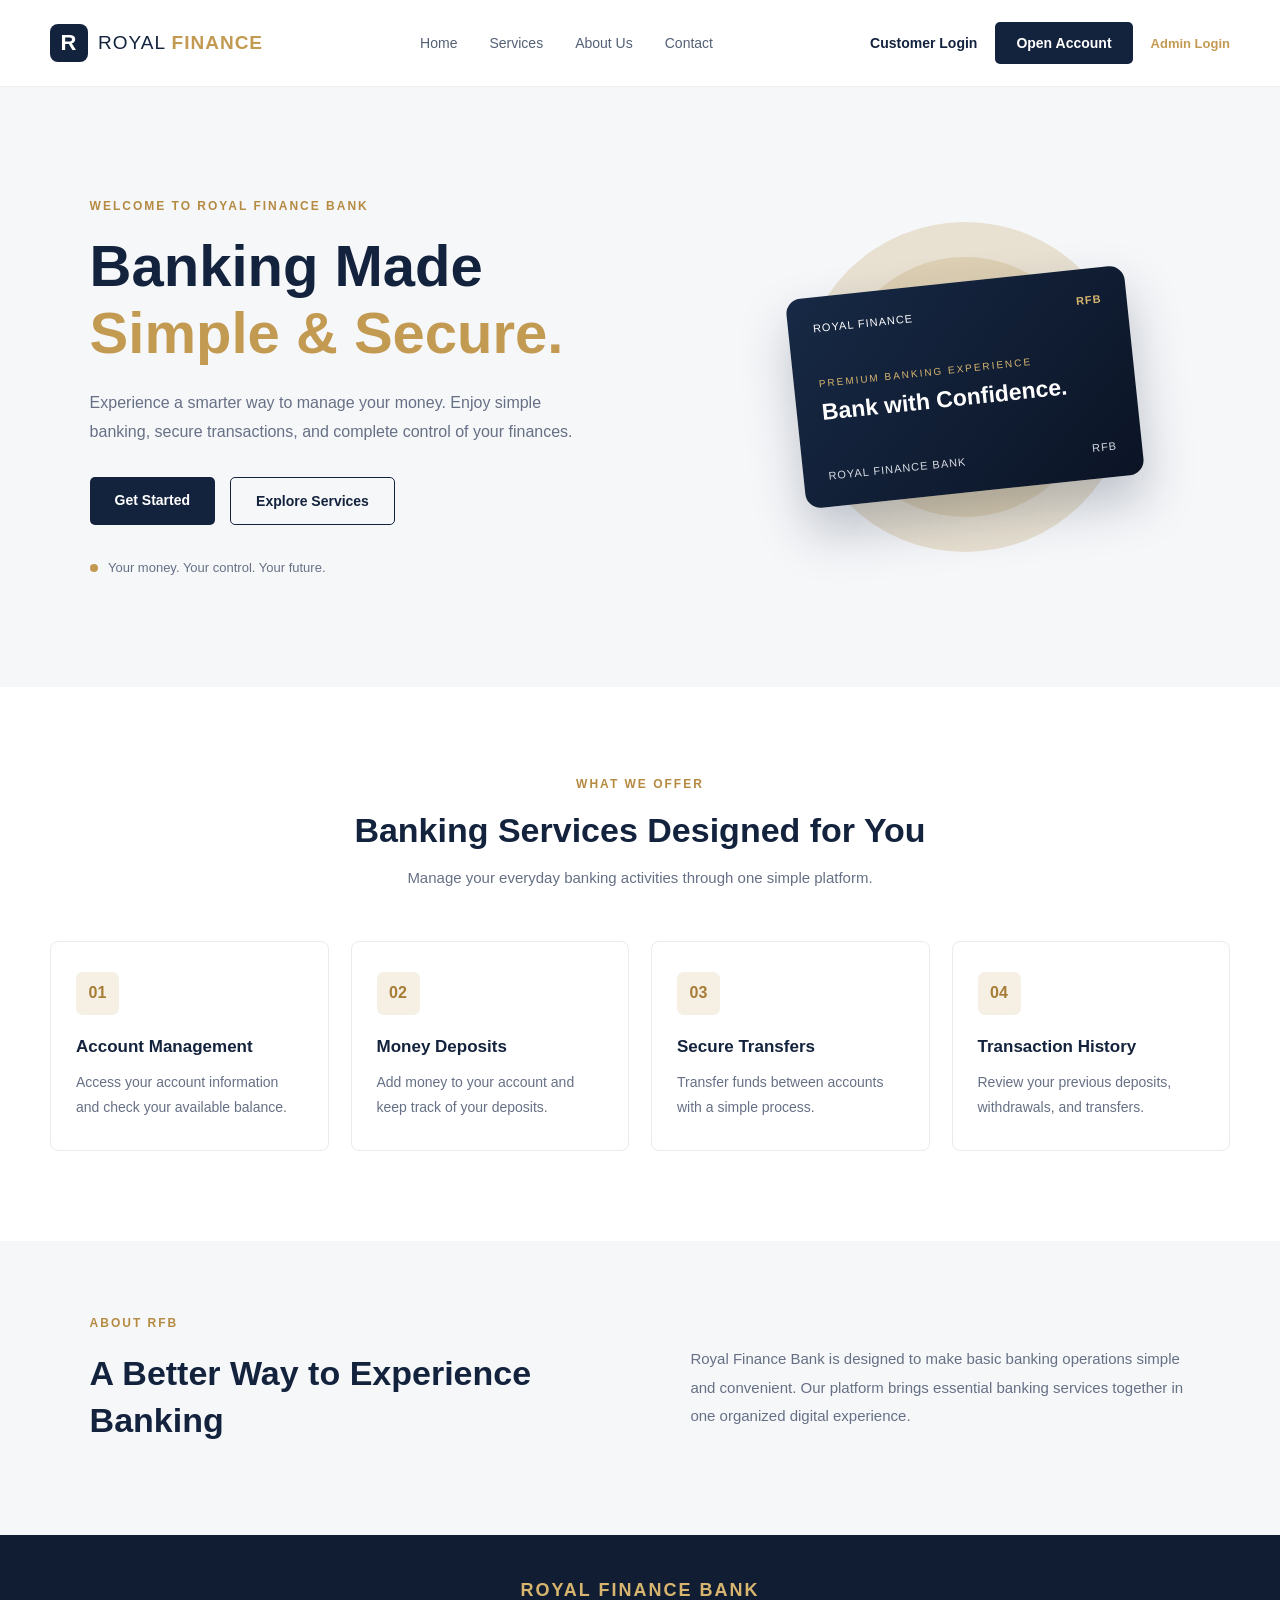
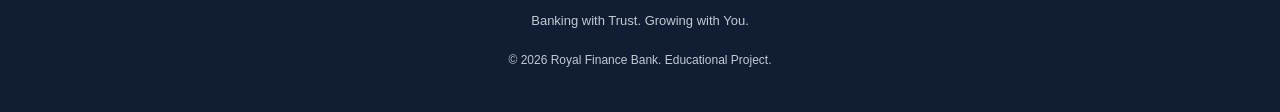
<file: index.html>
<!DOCTYPE html>
<html lang="en">
<head>
    <meta charset="UTF-8">
    <meta name="viewport" content="width=device-width, initial-scale=1.0">
    <title>RFB - Royal Finance Bank</title>

    <link rel="stylesheet" href="css/style.css">
</head>
<body>

    <!-- Navigation Bar -->
    <header class="header">
        <nav class="navbar">

            <a href="index.html" class="logo">
                <span class="logo-icon">R</span>
                <span>ROYAL <strong>FINANCE</strong></span>
            </a>

            <ul class="nav-links">
                <li><a href="#home">Home</a></li>
                <li><a href="#services">Services</a></li>
                <li><a href="#about">About Us</a></li>
                <li><a href="#contact">Contact</a></li>
            </ul>

            <div class="nav-buttons">
                <a href="pages/login.html" class="login-btn">Customer Login</a>
                <a href="pages/register.html" class="register-btn">Open Account</a>
                <a href="pages/admin-login.html" class="admin-login-link">Admin Login</a>
            </div>

        </nav>
    </header>


    <!-- Hero Section -->
    <main>

        <section class="hero" id="home">

            <div class="hero-content">

                <p class="hero-label">WELCOME TO ROYAL FINANCE BANK</p>

                <h1>
                    Banking Made
                    <span>Simple & Secure.</span>
                </h1>

                <p class="hero-description">
                    Experience a smarter way to manage your money.
                    Enjoy simple banking, secure transactions, and
                    complete control of your finances.
                </p>

                <div class="hero-buttons">
                    <a href="pages/register.html" class="primary-btn">
                        Get Started
                    </a>

                    <a href="#services" class="secondary-btn">
                        Explore Services
                    </a>
                </div>

                <div class="hero-note">
                    <span class="gold-dot"></span>
                    Your money. Your control. Your future.
                </div>

            </div>


            <!-- Decorative Banking Card -->
            <div class="hero-visual">

                <div class="visual-circle circle-one"></div>
                <div class="visual-circle circle-two"></div>

                <div class="bank-card">

                    <div class="card-top">
                        <span>ROYAL FINANCE</span>
                        <span class="card-chip">RFB</span>
                    </div>

                    <div class="card-middle">
                        <p>PREMIUM BANKING EXPERIENCE</p>
                        <h2>Bank with Confidence.</h2>
                    </div>

                    <div class="card-bottom">
                        <span>ROYAL FINANCE BANK</span>
                        <span>RFB</span>
                    </div>

                </div>

            </div>

        </section>


        <!-- Services Section -->
        <section class="services" id="services">

            <div class="section-heading">
                <p class="section-label">WHAT WE OFFER</p>
                <h2>Banking Services Designed for You</h2>
                <p>
                    Manage your everyday banking activities
                    through one simple platform.
                </p>
            </div>

            <div class="service-container">

                <div class="service-card">
                    <div class="service-icon">01</div>
                    <h3>Account Management</h3>
                    <p>
                        Access your account information
                        and check your available balance.
                    </p>
                </div>

                <div class="service-card">
                    <div class="service-icon">02</div>
                    <h3>Money Deposits</h3>
                    <p>
                        Add money to your account
                        and keep track of your deposits.
                    </p>
                </div>

                <div class="service-card">
                    <div class="service-icon">03</div>
                    <h3>Secure Transfers</h3>
                    <p>
                        Transfer funds between accounts
                        with a simple process.
                    </p>
                </div>

                <div class="service-card">
                    <div class="service-icon">04</div>
                    <h3>Transaction History</h3>
                    <p>
                        Review your previous deposits,
                        withdrawals, and transfers.
                    </p>
                </div>

            </div>

        </section>


        <!-- About Section -->
        <section class="about" id="about">

            <div>
                <p class="section-label">ABOUT RFB</p>
                <h2>A Better Way to Experience Banking</h2>
            </div>

            <p>
                Royal Finance Bank is designed to make basic
                banking operations simple and convenient.
                Our platform brings essential banking services
                together in one organized digital experience.
            </p>

        </section>

    </main>


    <!-- Footer -->
    <footer class="footer" id="contact">

        <div class="footer-logo">
            ROYAL FINANCE BANK
        </div>

        <p>
            Banking with Trust. Growing with You.
        </p>

        <p class="footer-copy">
            © 2026 Royal Finance Bank. Educational Project.
        </p>

    </footer>

</body>
</html>
</file>
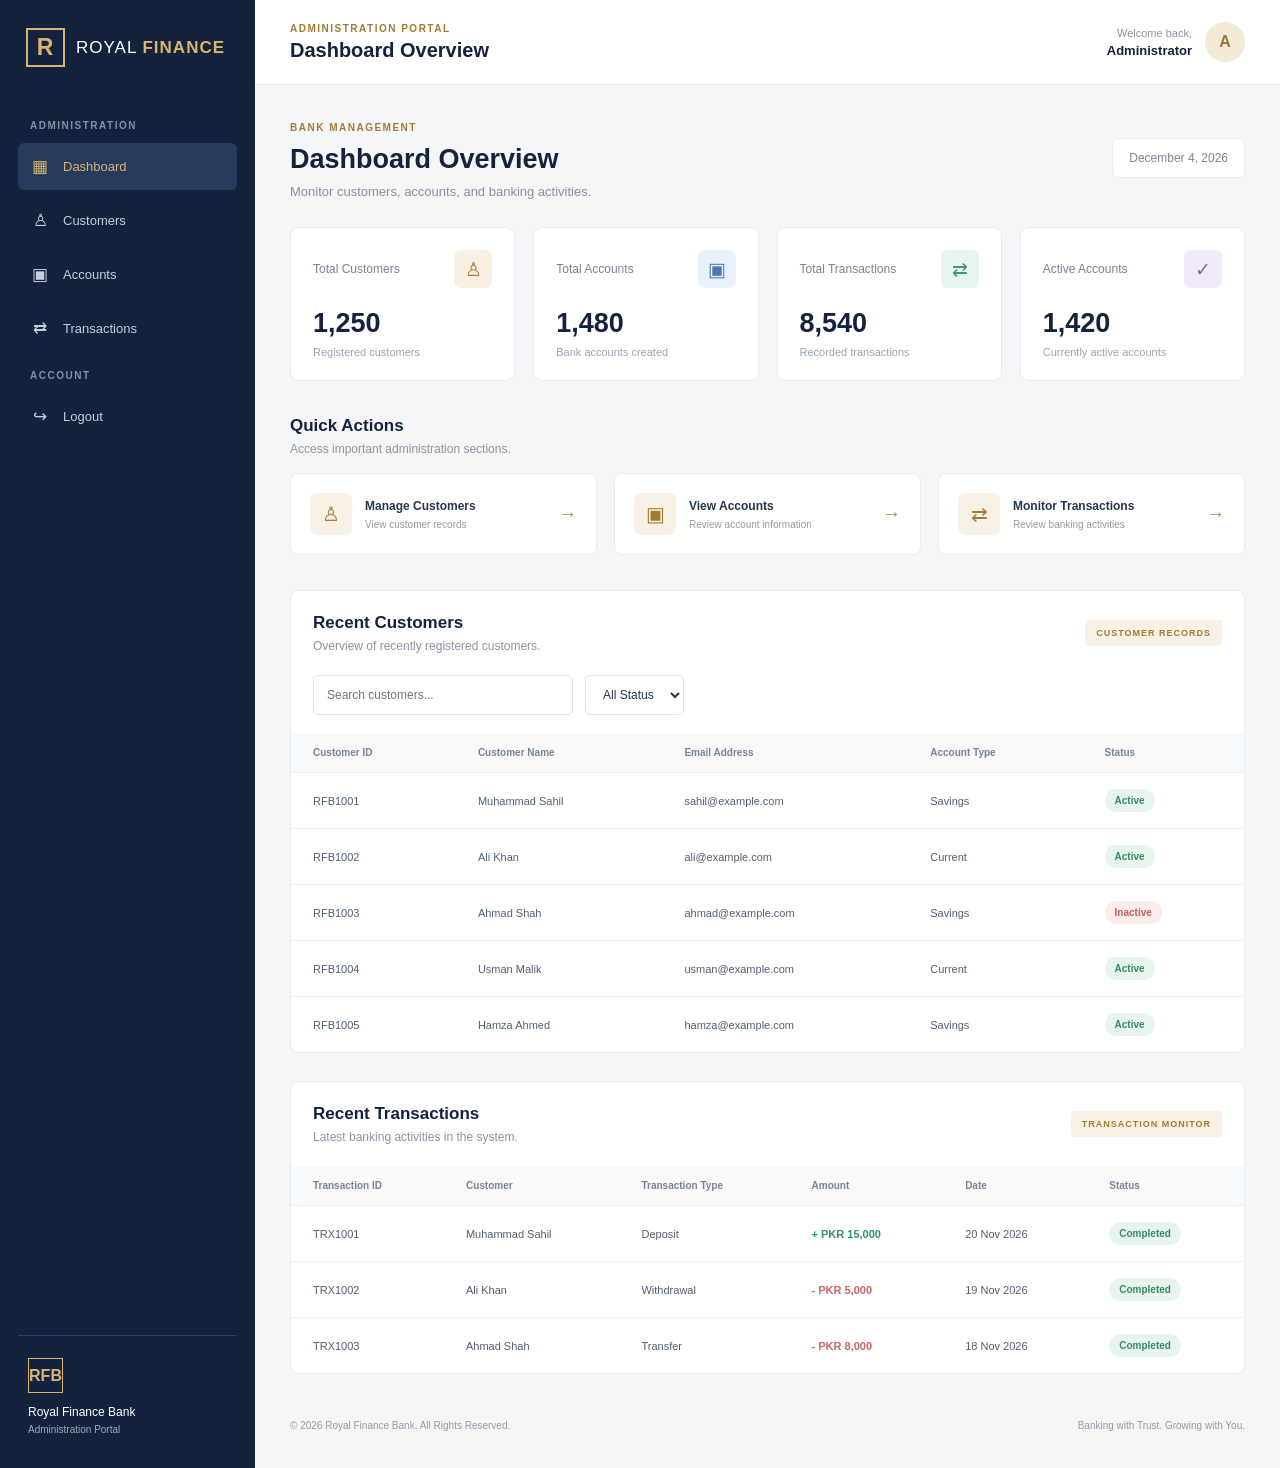
<file: pages/admin-dashboard.html>
<!DOCTYPE html>
<html lang="en">
<head>
    <meta charset="UTF-8">
    <meta name="viewport" content="width=device-width, initial-scale=1.0">

    <title>Admin Dashboard | Royal Finance Bank</title>

    <link rel="stylesheet" href="../css/admin.css">
</head>

<body>

<div class="admin-layout">

    <!-- SIDEBAR -->
    <aside class="admin-sidebar" id="adminSidebar">

        <a href="../index.html" class="admin-sidebar-logo">
            <span class="admin-logo-icon">R</span>
            <span>ROYAL <strong>FINANCE</strong></span>
        </a>

        <div class="admin-sidebar-heading">ADMINISTRATION</div>

        <nav class="admin-nav">

            <a href="admin-dashboard.html" class="admin-nav-item active">
                <span>▦</span>
                Dashboard
            </a>

            <a href="#customers" class="admin-nav-item">
                <span>♙</span>
                Customers
            </a>

            <a href="#accounts" class="admin-nav-item">
                <span>▣</span>
                Accounts
            </a>

            <a href="#transactions" class="admin-nav-item">
                <span>⇄</span>
                Transactions
            </a>

        </nav>

        <div class="admin-sidebar-heading">ACCOUNT</div>

        <nav class="admin-nav">

            <a href="admin-login.html" class="admin-nav-item admin-logout">
                <span>↪</span>
                Logout
            </a>

        </nav>

        <div class="admin-sidebar-footer">
            <div class="admin-footer-logo">RFB</div>
            <p>Royal Finance Bank</p>
            <span>Administration Portal</span>
        </div>

    </aside>


    <!-- MAIN CONTENT -->
    <main class="admin-main-content">

        <!-- TOPBAR -->
        <header class="admin-topbar">

            <div class="admin-topbar-left">

                <button class="admin-menu-toggle" id="adminMenuToggle">
                    ☰
                </button>

                <div>
                    <p class="admin-topbar-label">ADMINISTRATION PORTAL</p>
                    <h2>Dashboard Overview</h2>
                </div>

            </div>

            <div class="admin-topbar-right">

                <div class="admin-welcome">
                    <span>Welcome back,</span>
                    <strong>Administrator</strong>
                </div>

                <div class="admin-avatar">A</div>

            </div>

        </header>


        <!-- DASHBOARD BODY -->
        <div class="admin-dashboard-body">

            <div class="admin-page-intro">

                <div>
                    <span class="admin-section-label">BANK MANAGEMENT</span>
                    <h1>Dashboard Overview</h1>
                    <p>Monitor customers, accounts, and banking activities.</p>
                </div>

                <div class="admin-date" id="adminCurrentDate"></div>

            </div>


            <!-- STATISTICS CARDS -->
            <section class="admin-stats-grid">

                <div class="admin-stat-card">
                    <div class="admin-stat-top">
                        <span>Total Customers</span>
                        <div class="admin-stat-icon gold-icon">♙</div>
                    </div>

                    <h2 id="totalCustomers">1,250</h2>
                    <p>Registered customers</p>
                </div>


                <div class="admin-stat-card">
                    <div class="admin-stat-top">
                        <span>Total Accounts</span>
                        <div class="admin-stat-icon blue-icon">▣</div>
                    </div>

                    <h2 id="totalAccounts">1,480</h2>
                    <p>Bank accounts created</p>
                </div>


                <div class="admin-stat-card">
                    <div class="admin-stat-top">
                        <span>Total Transactions</span>
                        <div class="admin-stat-icon green-icon">⇄</div>
                    </div>

                    <h2 id="totalTransactions">8,540</h2>
                    <p>Recorded transactions</p>
                </div>


                <div class="admin-stat-card">
                    <div class="admin-stat-top">
                        <span>Active Accounts</span>
                        <div class="admin-stat-icon purple-icon">✓</div>
                    </div>

                    <h2 id="activeAccounts">1,420</h2>
                    <p>Currently active accounts</p>
                </div>

            </section>


            <!-- QUICK ACTIONS -->
            <section class="admin-quick-section">

                <div class="admin-section-heading">
                    <div>
                        <h2>Quick Actions</h2>
                        <p>Access important administration sections.</p>
                    </div>
                </div>

                <div class="admin-quick-grid">

                    <a href="#customers" class="admin-quick-card">
                        <span class="quick-icon">♙</span>
                        <div>
                            <h3>Manage Customers</h3>
                            <p>View customer records</p>
                        </div>
                        <span class="quick-arrow">→</span>
                    </a>


                    <a href="#accounts" class="admin-quick-card">
                        <span class="quick-icon">▣</span>
                        <div>
                            <h3>View Accounts</h3>
                            <p>Review account information</p>
                        </div>
                        <span class="quick-arrow">→</span>
                    </a>


                    <a href="#transactions" class="admin-quick-card">
                        <span class="quick-icon">⇄</span>
                        <div>
                            <h3>Monitor Transactions</h3>
                            <p>Review banking activities</p>
                        </div>
                        <span class="quick-arrow">→</span>
                    </a>

                </div>

            </section>


            <!-- CUSTOMER TABLE -->
            <section class="admin-table-card" id="customers">

                <div class="admin-table-header">

                    <div>
                        <h2>Recent Customers</h2>
                        <p>Overview of recently registered customers.</p>
                    </div>

                    <span class="admin-view-label">CUSTOMER RECORDS</span>

                </div>


                <div class="admin-table-tools">

                    <input
                        type="text"
                        id="customerSearch"
                        placeholder="Search customers..."
                    >

                    <select id="customerStatusFilter">
                        <option value="all">All Status</option>
                        <option value="Active">Active</option>
                        <option value="Inactive">Inactive</option>
                    </select>

                </div>


                <div class="admin-table-wrapper">

                    <table class="admin-table">

                        <thead>
                            <tr>
                                <th>Customer ID</th>
                                <th>Customer Name</th>
                                <th>Email Address</th>
                                <th>Account Type</th>
                                <th>Status</th>
                            </tr>
                        </thead>

                        <tbody id="customerTableBody">

                            <tr>
                                <td>RFB1001</td>
                                <td>Muhammad Sahil</td>
                                <td>sahil@example.com</td>
                                <td>Savings</td>
                                <td><span class="status-active">Active</span></td>
                            </tr>

                            <tr>
                                <td>RFB1002</td>
                                <td>Ali Khan</td>
                                <td>ali@example.com</td>
                                <td>Current</td>
                                <td><span class="status-active">Active</span></td>
                            </tr>

                            <tr>
                                <td>RFB1003</td>
                                <td>Ahmad Shah</td>
                                <td>ahmad@example.com</td>
                                <td>Savings</td>
                                <td><span class="status-inactive">Inactive</span></td>
                            </tr>

                            <tr>
                                <td>RFB1004</td>
                                <td>Usman Malik</td>
                                <td>usman@example.com</td>
                                <td>Current</td>
                                <td><span class="status-active">Active</span></td>
                            </tr>

                            <tr>
                                <td>RFB1005</td>
                                <td>Hamza Ahmed</td>
                                <td>hamza@example.com</td>
                                <td>Savings</td>
                                <td><span class="status-active">Active</span></td>
                            </tr>

                        </tbody>

                    </table>

                    <p id="noCustomersMessage" class="no-customers-message">
                        No customers found.
                    </p>

                </div>

            </section>


            <!-- RECENT TRANSACTIONS -->
            <section class="admin-table-card" id="transactions">

                <div class="admin-table-header">

                    <div>
                        <h2>Recent Transactions</h2>
                        <p>Latest banking activities in the system.</p>
                    </div>

                    <span class="admin-view-label">TRANSACTION MONITOR</span>

                </div>


                <div class="admin-table-wrapper">

                    <table class="admin-table">

                        <thead>
                            <tr>
                                <th>Transaction ID</th>
                                <th>Customer</th>
                                <th>Transaction Type</th>
                                <th>Amount</th>
                                <th>Date</th>
                                <th>Status</th>
                            </tr>
                        </thead>

                        <tbody>

                            <tr>
                                <td>TRX1001</td>
                                <td>Muhammad Sahil</td>
                                <td>Deposit</td>
                                <td class="amount-positive">+ PKR 15,000</td>
                                <td>20 Nov 2026</td>
                                <td><span class="status-active">Completed</span></td>
                            </tr>

                            <tr>
                                <td>TRX1002</td>
                                <td>Ali Khan</td>
                                <td>Withdrawal</td>
                                <td class="amount-negative">- PKR 5,000</td>
                                <td>19 Nov 2026</td>
                                <td><span class="status-active">Completed</span></td>
                            </tr>

                            <tr>
                                <td>TRX1003</td>
                                <td>Ahmad Shah</td>
                                <td>Transfer</td>
                                <td class="amount-negative">- PKR 8,000</td>
                                <td>18 Nov 2026</td>
                                <td><span class="status-active">Completed</span></td>
                            </tr>

                        </tbody>

                    </table>

                </div>

            </section>


            <!-- FOOTER -->
            <footer class="admin-dashboard-footer">
                <p>© 2026 Royal Finance Bank. All Rights Reserved.</p>
                <span>Banking with Trust. Growing with You.</span>
            </footer>

        </div>

    </main>

</div>

<script src="../js/admin-dashboard.js"></script>

</body>
</html>
</file>
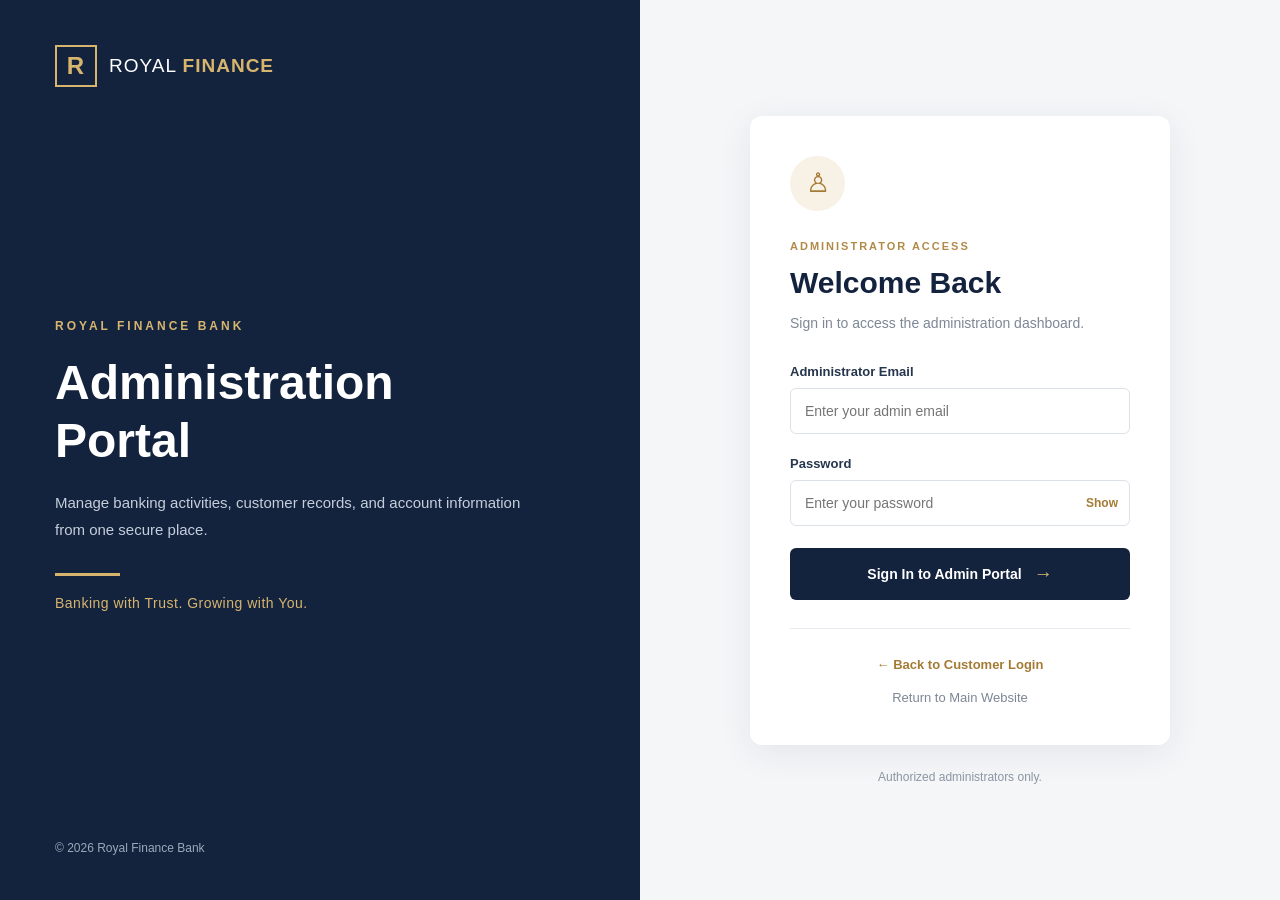
<file: pages/admin-login.html>
<!DOCTYPE html>
<html lang="en">
<head>
    <meta charset="UTF-8">
    <meta name="viewport" content="width=device-width, initial-scale=1.0">

    <title>Admin Login | Royal Finance Bank</title>

    <link rel="stylesheet" href="../css/auth.css">
</head>

<body class="admin-auth-page">

    <div class="admin-auth-container">

        <!-- Left Branding Section -->
        <div class="admin-auth-brand">

            <a href="../index.html" class="admin-brand-logo">
                <span class="admin-logo-icon">R</span>
                <span>ROYAL <strong>FINANCE</strong></span>
            </a>

            <div class="admin-brand-content">
                <span class="admin-eyebrow">ROYAL FINANCE BANK</span>

                <h1>Administration<br>Portal</h1>

                <p>
                    Manage banking activities, customer records,
                    and account information from one secure place.
                </p>

                <div class="admin-brand-line"></div>

                <span class="admin-tagline">
                    Banking with Trust. Growing with You.
                </span>
            </div>

            <div class="admin-brand-footer">
                © 2026 Royal Finance Bank
            </div>

        </div>


        <!-- Right Login Section -->
        <div class="admin-auth-form-section">

            <div class="admin-login-card">

                <div class="admin-login-icon">♙</div>

                <span class="admin-form-label">ADMINISTRATOR ACCESS</span>

                <h2>Welcome Back</h2>

                <p class="admin-form-description">
                    Sign in to access the administration dashboard.
                </p>

                <form id="adminLoginForm">

                    <div class="admin-form-group">
                        <label for="adminEmail">Administrator Email</label>

                        <input
                            type="email"
                            id="adminEmail"
                            name="email"
                            placeholder="Enter your admin email"
                            autocomplete="username"
                            required
                        >
                    </div>

                    <div class="admin-form-group">
                        <label for="adminPassword">Password</label>

                        <div class="admin-password-wrapper">
                            <input
                                type="password"
                                id="adminPassword"
                                name="password"
                                placeholder="Enter your password"
                                autocomplete="current-password"
                                required
                            >

                            <button
                                type="button"
                                id="toggleAdminPassword"
                                class="admin-password-toggle"
                            >
                                Show
                            </button>
                        </div>
                    </div>

                    <div id="adminLoginMessage" class="admin-login-message"></div>

                    <button type="submit" class="admin-login-button">
                        Sign In to Admin Portal
                        <span>→</span>
                    </button>

                </form>

                <div class="admin-login-divider"></div>

                <a href="login.html" class="admin-customer-link">
                    ← Back to Customer Login
                </a>

                <a href="../index.html" class="admin-home-link">
                    Return to Main Website
                </a>

            </div>

            <p class="admin-security-note">
                Authorized administrators only.
            </p>

        </div>

    </div>

    <script src="../js/admin-login.js"></script>

</body>
</html>
</file>
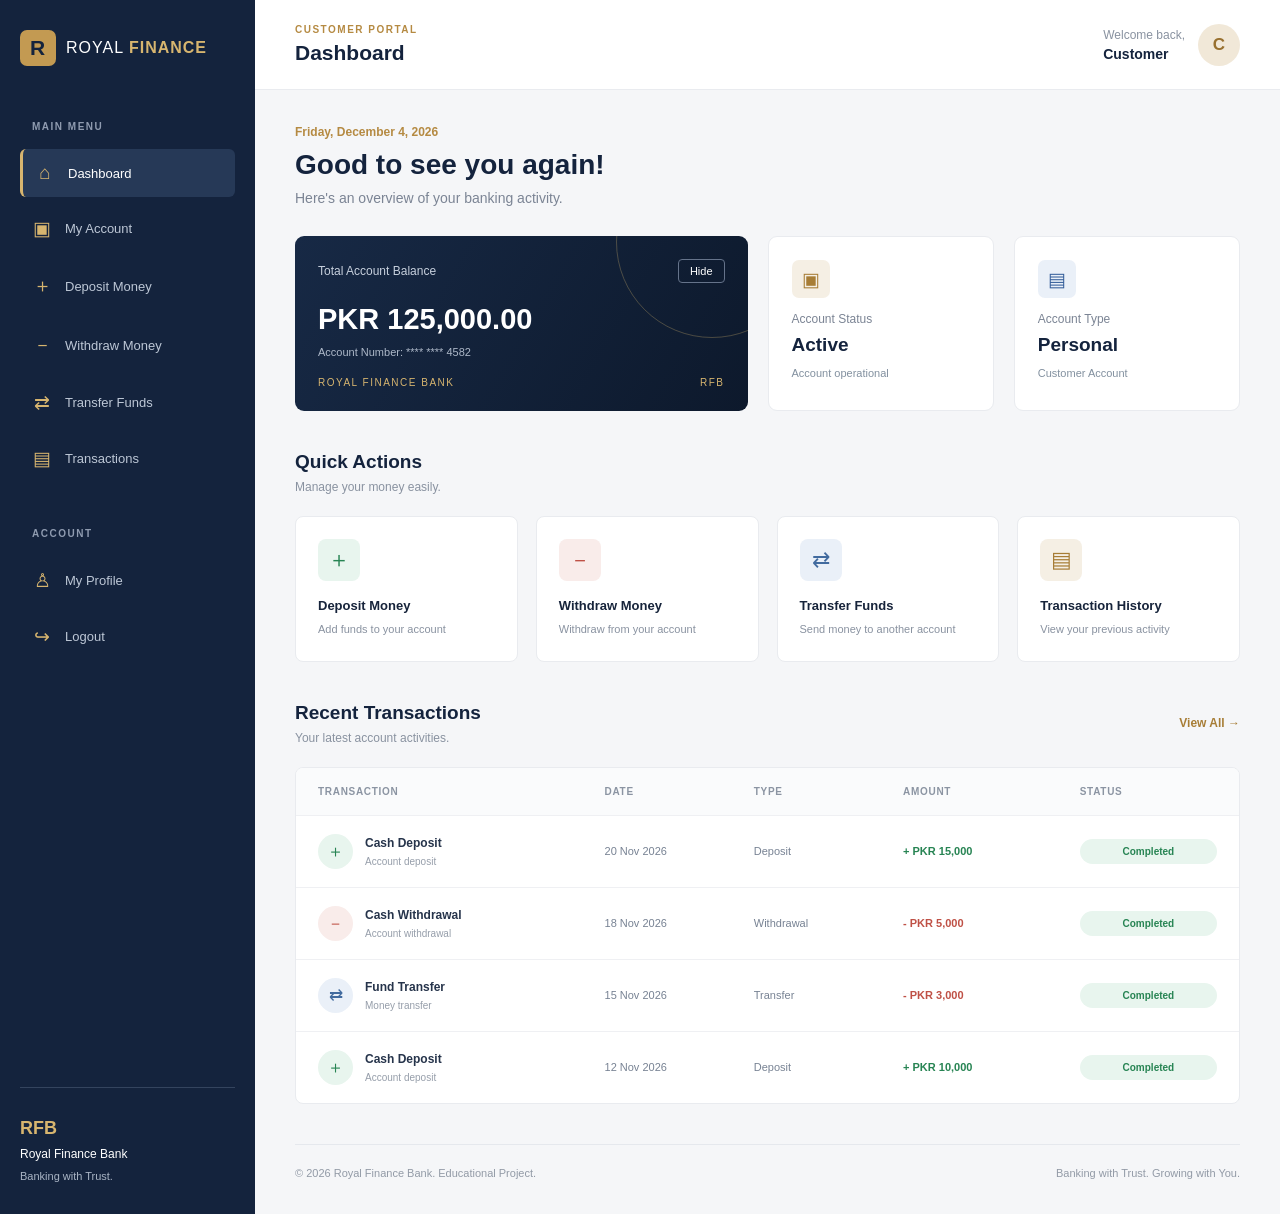
<file: pages/dashboard.html>
<!DOCTYPE html>
<html lang="en">
<head>
    <meta charset="UTF-8">
    <meta name="viewport" content="width=device-width, initial-scale=1.0">

    <title>Customer Dashboard | RFB</title>

    <link rel="stylesheet" href="../css/dashboard.css">
</head>
<body>

    <div class="dashboard-layout">

        <!-- SIDEBAR -->
        <aside class="sidebar" id="sidebar">

            <a href="../index.html" class="sidebar-logo">
                <span class="logo-icon">R</span>
                <span>ROYAL <strong>FINANCE</strong></span>
            </a>

            <div class="sidebar-heading">MAIN MENU</div>

            <nav class="sidebar-nav">

                <a href="dashboard.html" class="nav-item active">
                    <span class="nav-icon">⌂</span>
                    Dashboard
                </a>

                <a href="dashboard.html#account" class="nav-item">
                    <span class="nav-icon">▣</span>
                    My Account
                </a>

                <a href="deposit.html" class="nav-item">
                    <span class="nav-icon">＋</span>
                    Deposit Money
                </a>

                <a href="withdraw.html" class="nav-item">
                    <span class="nav-icon">－</span>
                    Withdraw Money
                </a>

                <a href="transfer.html" class="nav-item">
                    <span class="nav-icon">⇄</span>
                    Transfer Funds
                </a>

                <a href="transactions.html" class="nav-item">
                    <span class="nav-icon">▤</span>
                    Transactions
                </a>

            </nav>

            <div class="sidebar-heading account-heading">ACCOUNT</div>

            <nav class="sidebar-nav">

                <a href="profile.html" class="nav-item">
                    <span class="nav-icon">♙</span>
                    My Profile
                </a>

                <a href="login.html" class="nav-item logout-link">
                    <span class="nav-icon">↪</span>
                    Logout
                </a>

            </nav>

            <div class="sidebar-footer">
                <div class="sidebar-footer-logo">RFB</div>
                <p>Royal Finance Bank</p>
                <span>Banking with Trust.</span>
            </div>

        </aside>


        <!-- MAIN CONTENT -->
        <main class="main-content">

            <!-- TOPBAR -->
            <header class="topbar">

                <div class="topbar-left">
                    <button class="menu-toggle" id="menuToggle"
                        aria-label="Open navigation menu">
                        ☰
                    </button>

                    <div>
                        <p class="topbar-label">CUSTOMER PORTAL</p>
                        <h2>Dashboard</h2>
                    </div>
                </div>

                <div class="topbar-right">

                    <div class="welcome-text">
                        <span>Welcome back,</span>
                        <strong>Customer</strong>
                    </div>

                    <div class="profile-avatar">C</div>

                </div>

            </header>


            <!-- DASHBOARD BODY -->
            <div class="dashboard-body">

                <!-- WELCOME -->
                <section class="welcome-section">
                    <div>
                        <p class="welcome-date" id="currentDate"></p>
                        <h1>Good to see you again!</h1>
                        <p>
                            Here's an overview of your banking activity.
                        </p>
                    </div>
                </section>


                <!-- SUMMARY CARDS -->
                <section class="summary-grid" id="account">

                    <div class="summary-card balance-card">

                        <div class="summary-top">
                            <span>Total Account Balance</span>

                            <button id="balanceToggle"
                                class="balance-toggle"
                                aria-label="Hide account balance">
                                Hide
                            </button>
                        </div>

                        <h2 id="accountBalance">PKR 125,000.00</h2>

                        <p class="account-number">
                            Account Number: **** **** 4582
                        </p>

                        <div class="balance-footer">
                            <span>ROYAL FINANCE BANK</span>
                            <span>RFB</span>
                        </div>

                    </div>


                    <div class="summary-card info-card">
                        <div class="info-icon gold-icon">▣</div>
                        <p>Account Status</p>
                        <h3>Active</h3>
                        <span class="status-label">Account operational</span>
                    </div>


                    <div class="summary-card info-card">
                        <div class="info-icon blue-icon">▤</div>
                        <p>Account Type</p>
                        <h3>Personal</h3>
                        <span class="status-label">Customer Account</span>
                    </div>

                </section>


                <!-- QUICK ACTIONS -->
                <section class="dashboard-section">

                    <div class="section-title">
                        <div>
                            <h2>Quick Actions</h2>
                            <p>Manage your money easily.</p>
                        </div>
                    </div>

                    <div class="quick-actions">

                        <a href="deposit.html" class="action-card">
                            <span class="action-icon deposit-icon">＋</span>
                            <strong>Deposit Money</strong>
                            <span>Add funds to your account</span>
                        </a>

                        <a href="withdraw.html" class="action-card">
                            <span class="action-icon withdraw-icon">－</span>
                            <strong>Withdraw Money</strong>
                            <span>Withdraw from your account</span>
                        </a>

                        <a href="transfer.html" class="action-card">
                            <span class="action-icon transfer-icon">⇄</span>
                            <strong>Transfer Funds</strong>
                            <span>Send money to another account</span>
                        </a>

                        <a href="transactions.html" class="action-card">
                            <span class="action-icon history-icon">▤</span>
                            <strong>Transaction History</strong>
                            <span>View your previous activity</span>
                        </a>

                    </div>

                </section>


                <!-- RECENT TRANSACTIONS -->
                <section class="dashboard-section">

                    <div class="section-title">
                        <div>
                            <h2>Recent Transactions</h2>
                            <p>Your latest account activities.</p>
                        </div>

                        <a href="transactions.html" class="view-all">
                            View All →
                        </a>
                    </div>


                    <div class="transaction-table">

                        <div class="table-header">
                            <span>TRANSACTION</span>
                            <span>DATE</span>
                            <span>TYPE</span>
                            <span>AMOUNT</span>
                            <span>STATUS</span>
                        </div>


                        <div class="transaction-row">
                            <div class="transaction-name">
                                <span class="transaction-symbol deposit-symbol">＋</span>
                                <div>
                                    <strong>Cash Deposit</strong>
                                    <small>Account deposit</small>
                                </div>
                            </div>

                            <span class="transaction-date">20 Nov 2026</span>
                            <span class="transaction-type">Deposit</span>
                            <strong class="amount-positive">+ PKR 15,000</strong>
                            <span class="transaction-status">Completed</span>
                        </div>


                        <div class="transaction-row">
                            <div class="transaction-name">
                                <span class="transaction-symbol withdraw-symbol">－</span>
                                <div>
                                    <strong>Cash Withdrawal</strong>
                                    <small>Account withdrawal</small>
                                </div>
                            </div>

                            <span class="transaction-date">18 Nov 2026</span>
                            <span class="transaction-type">Withdrawal</span>
                            <strong class="amount-negative">- PKR 5,000</strong>
                            <span class="transaction-status">Completed</span>
                        </div>


                        <div class="transaction-row">
                            <div class="transaction-name">
                                <span class="transaction-symbol transfer-symbol">⇄</span>
                                <div>
                                    <strong>Fund Transfer</strong>
                                    <small>Money transfer</small>
                                </div>
                            </div>

                            <span class="transaction-date">15 Nov 2026</span>
                            <span class="transaction-type">Transfer</span>
                            <strong class="amount-negative">- PKR 3,000</strong>
                            <span class="transaction-status">Completed</span>
                        </div>


                        <div class="transaction-row">
                            <div class="transaction-name">
                                <span class="transaction-symbol deposit-symbol">＋</span>
                                <div>
                                    <strong>Cash Deposit</strong>
                                    <small>Account deposit</small>
                                </div>
                            </div>

                            <span class="transaction-date">12 Nov 2026</span>
                            <span class="transaction-type">Deposit</span>
                            <strong class="amount-positive">+ PKR 10,000</strong>
                            <span class="transaction-status">Completed</span>
                        </div>

                    </div>

                </section>


                <!-- FOOTER -->
                <footer class="dashboard-footer">
                    <p>© 2026 Royal Finance Bank. Educational Project.</p>
                    <span>Banking with Trust. Growing with You.</span>
                </footer>

            </div>

        </main>

    </div>

    <script src="../js/dashboard.js"></script>

</body>
</html>
</file>
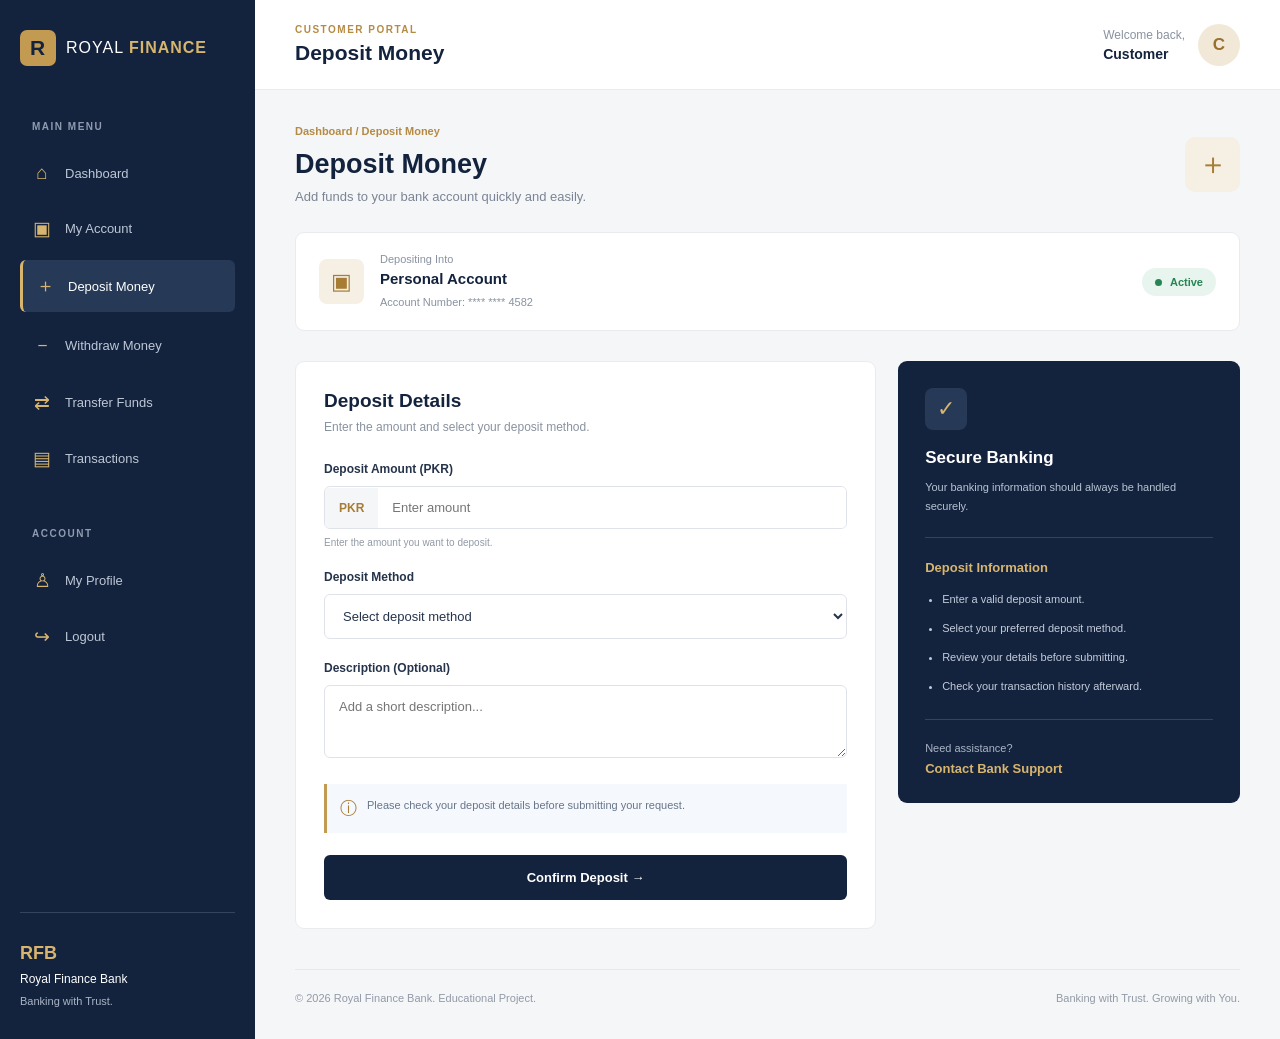
<file: pages/deposit.html>
<!DOCTYPE html>
<html lang="en">

<head>
    <meta charset="UTF-8">
    <meta name="viewport" content="width=device-width, initial-scale=1.0">

    <title>Deposit Money | RFB</title>

    <link rel="stylesheet" href="../css/dashboard.css">
    <link rel="stylesheet" href="../css/banking.css">
</head>

<body>

    <div class="dashboard-layout">

        <!-- SIDEBAR -->
        <aside class="sidebar" id="sidebar">

            <a href="../index.html" class="sidebar-logo">
                <span class="logo-icon">R</span>
                <span>ROYAL <strong>FINANCE</strong></span>
            </a>

            <div class="sidebar-heading">MAIN MENU</div>

            <nav class="sidebar-nav">

                <a href="dashboard.html" class="nav-item">
                    <span class="nav-icon">⌂</span>
                    Dashboard
                </a>

                <a href="dashboard.html#account" class="nav-item">
                    <span class="nav-icon">▣</span>
                    My Account
                </a>

                <a href="deposit.html" class="nav-item active">
                    <span class="nav-icon">＋</span>
                    Deposit Money
                </a>

                <a href="withdraw.html" class="nav-item">
                    <span class="nav-icon">－</span>
                    Withdraw Money
                </a>

                <a href="transfer.html" class="nav-item">
                    <span class="nav-icon">⇄</span>
                    Transfer Funds
                </a>

                <a href="transactions.html" class="nav-item">
                    <span class="nav-icon">▤</span>
                    Transactions
                </a>

            </nav>

            <div class="sidebar-heading account-heading">ACCOUNT</div>

            <nav class="sidebar-nav">

                <a href="profile.html" class="nav-item">
                    <span class="nav-icon">♙</span>
                    My Profile
                </a>

                <a href="login.html" class="nav-item logout-link">
                    <span class="nav-icon">↪</span>
                    Logout
                </a>

            </nav>

            <div class="sidebar-footer">
                <div class="sidebar-footer-logo">RFB</div>
                <p>Royal Finance Bank</p>
                <span>Banking with Trust.</span>
            </div>

        </aside>


        <!-- MAIN CONTENT -->
        <main class="main-content">

            <!-- TOPBAR -->
            <header class="topbar">

                <div class="topbar-left">

                    <button class="menu-toggle" id="menuToggle"
                        aria-label="Open navigation menu">
                        ☰
                    </button>

                    <div>
                        <p class="topbar-label">CUSTOMER PORTAL</p>
                        <h2>Deposit Money</h2>
                    </div>

                </div>

                <div class="topbar-right">

                    <div class="welcome-text">
                        <span>Welcome back,</span>
                        <strong>Customer</strong>
                    </div>

                    <div class="profile-avatar">C</div>

                </div>

            </header>


            <!-- PAGE BODY -->
            <div class="dashboard-body">

                <!-- PAGE INTRO -->
                <section class="banking-intro">

                    <div>
                        <p class="banking-breadcrumb">
                            Dashboard / Deposit Money
                        </p>

                        <h1>Deposit Money</h1>

                        <p>
                            Add funds to your bank account quickly and easily.
                        </p>
                    </div>

                    <div class="banking-intro-icon">
                        ＋
                    </div>

                </section>


                <!-- ACCOUNT SUMMARY -->
                <section class="deposit-summary">

                    <div class="deposit-summary-icon">
                        ▣
                    </div>

                    <div>
                        <p>Depositing Into</p>
                        <h3>Personal Account</h3>
                        <span>Account Number: **** **** 4582</span>
                    </div>

                    <div class="deposit-summary-status">
                        <span class="active-dot"></span>
                        Active
                    </div>

                </section>


                <!-- MAIN DEPOSIT AREA -->
                <section class="deposit-layout">

                    <!-- DEPOSIT FORM -->
                    <div class="deposit-form-card">

                        <div class="banking-section-heading">
                            <h2>Deposit Details</h2>
                            <p>Enter the amount and select your deposit method.</p>
                        </div>


                        <form id="depositForm">

                            <div class="form-group">

                                <label for="depositAmount">
                                    Deposit Amount (PKR)
                                </label>

                                <div class="amount-input-wrapper">
                                    <span>PKR</span>

                                    <input
                                        type="number"
                                        id="depositAmount"
                                        name="amount"
                                        placeholder="Enter amount"
                                        min="1"
                                        step="1"
                                        required
                                    >

                                </div>

                                <small>Enter the amount you want to deposit.</small>

                            </div>


                            <div class="form-group">

                                <label for="depositMethod">
                                    Deposit Method
                                </label>

                                <select
                                    id="depositMethod"
                                    name="method"
                                    required
                                >

                                    <option value="">Select deposit method</option>

                                    <option value="Cash Deposit">
                                        Cash Deposit
                                    </option>

                                    <option value="Bank Transfer">
                                        Bank Transfer
                                    </option>

                                    <option value="Cheque Deposit">
                                        Cheque Deposit
                                    </option>

                                </select>

                            </div>


                            <div class="form-group">

                                <label for="depositNote">
                                    Description (Optional)
                                </label>

                                <textarea
                                    id="depositNote"
                                    name="description"
                                    rows="3"
                                    placeholder="Add a short description..."
                                ></textarea>

                            </div>


                            <div class="deposit-notice">
                                <span>ⓘ</span>

                                <p>
                                    Please check your deposit details before
                                    submitting your request.
                                </p>
                            </div>


                            <button type="submit" class="deposit-submit-btn">
                                Confirm Deposit →
                            </button>

                        </form>


                        <!-- RESULT MESSAGE -->
                        <div id="depositMessage" class="deposit-message"
                            role="status" aria-live="polite">
                        </div>

                    </div>


                    <!-- INFORMATION CARD -->
                    <aside class="deposit-info-card">

                        <div class="deposit-info-icon">
                            ✓
                        </div>

                        <h3>Secure Banking</h3>

                        <p>
                            Your banking information should always be handled
                            securely.
                        </p>

                        <div class="info-divider"></div>

                        <h4>Deposit Information</h4>

                        <ul>
                            <li>Enter a valid deposit amount.</li>
                            <li>Select your preferred deposit method.</li>
                            <li>Review your details before submitting.</li>
                            <li>Check your transaction history afterward.</li>
                        </ul>

                        <div class="info-divider"></div>

                        <div class="support-info">
                            <span>Need assistance?</span>
                            <strong>Contact Bank Support</strong>
                        </div>

                    </aside>

                </section>


                <!-- FOOTER -->
                <footer class="dashboard-footer">
                    <p>© 2026 Royal Finance Bank. Educational Project.</p>
                    <span>Banking with Trust. Growing with You.</span>
                </footer>

            </div>

        </main>

    </div>


    <script src="../js/dashboard.js"></script>
    <script src="../js/deposit.js"></script>

</body>
</html>
</file>
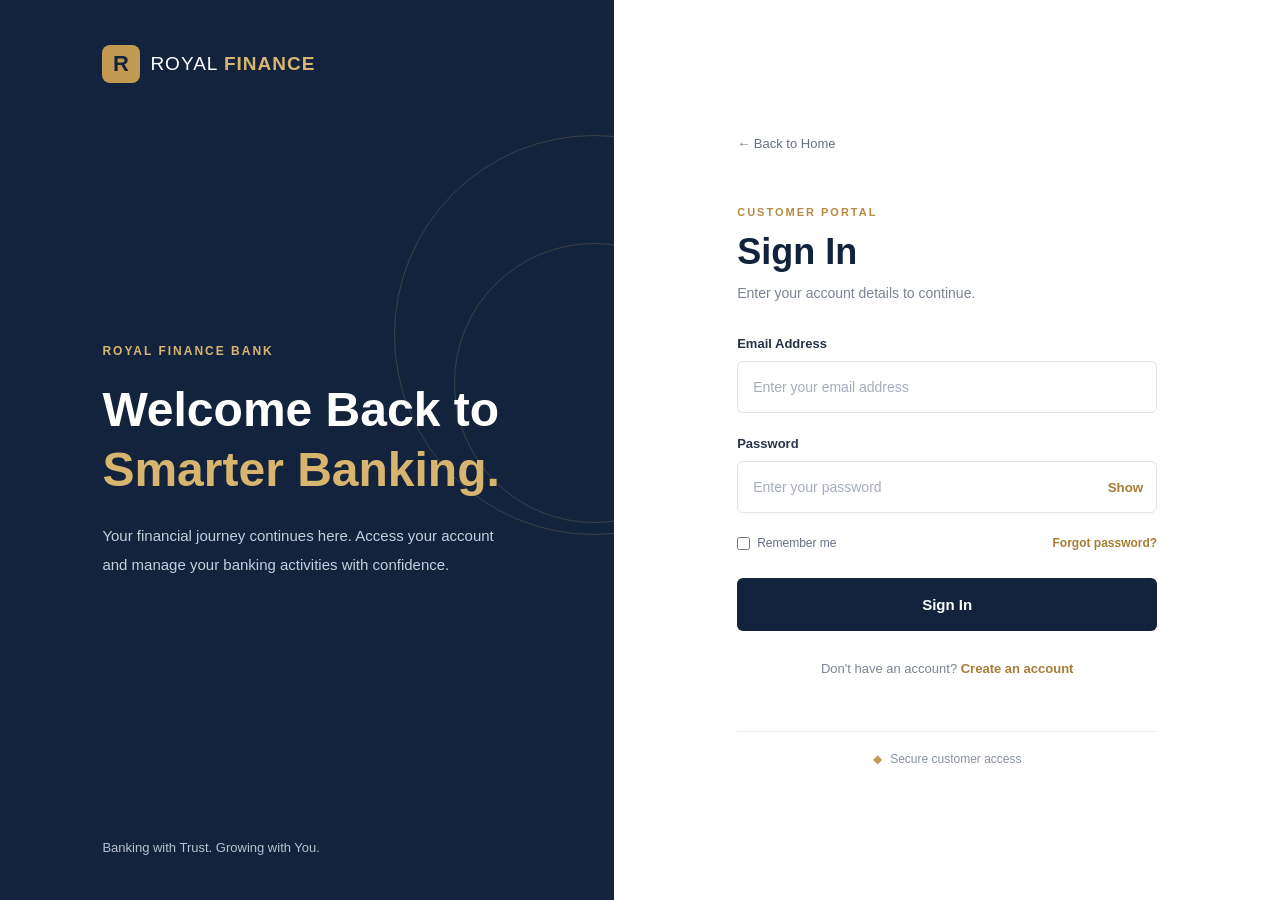
<file: pages/login.html>
<!DOCTYPE html>
<html lang="en">
<head>
    <meta charset="UTF-8">
    <meta name="viewport" content="width=device-width, initial-scale=1.0">

    <title>Customer Login | RFB</title>

    <link rel="stylesheet" href="../css/auth.css">
</head>
<body>

    <main class="auth-page">

        <!-- Left Branding Panel -->
        <section class="auth-brand">

            <a href="../index.html" class="auth-logo">
                <span class="logo-icon">R</span>
                <span>ROYAL <strong>FINANCE</strong></span>
            </a>

            <div class="brand-content">
                <p class="brand-label">ROYAL FINANCE BANK</p>

                <h1>
                    Welcome Back to
                    <span>Smarter Banking.</span>
                </h1>

                <p>
                    Your financial journey continues here.
                    Access your account and manage your
                    banking activities with confidence.
                </p>
            </div>

            <div class="brand-footer">
                Banking with Trust. Growing with You.
            </div>

            <div class="brand-decoration decoration-one"></div>
            <div class="brand-decoration decoration-two"></div>

        </section>


        <!-- Right Login Panel -->
        <section class="auth-form-section">

            <div class="login-container">

                <a href="../index.html" class="back-home">
                    ← Back to Home
                </a>

                <div class="form-heading">
                    <p class="section-label">CUSTOMER PORTAL</p>
                    <h2>Sign In</h2>

                    <p>
                        Enter your account details to continue.
                    </p>
                </div>


                <form id="loginForm">

                    <div class="form-group">
                        <label for="email">Email Address</label>

                        <input
                            type="email"
                            id="email"
                            name="email"
                            placeholder="Enter your email address"
                            autocomplete="username"
                            required
                        >
                    </div>


                    <div class="form-group">
                        <label for="password">Password</label>

                        <div class="password-wrapper">
                            <input
                                type="password"
                                id="password"
                                name="password"
                                placeholder="Enter your password"
                                autocomplete="current-password"
                                required
                            >

                            <button
                                type="button"
                                id="togglePassword"
                                class="toggle-password"
                                aria-label="Show password"
                            >
                                Show
                            </button>
                        </div>
                    </div>


                    <div class="form-options">

                        <label class="remember-option">
                            <input type="checkbox" name="remember">
                            <span>Remember me</span>
                        </label>

                        <a href="#" class="forgot-link">
                            Forgot password?
                        </a>

                    </div>


                    <button type="submit" class="sign-in-btn">
                        Sign In
                    </button>

                    <p id="formMessage" class="form-message" role="status"></p>

                </form>


                <div class="register-link">
                    Don't have an account?
                    <a href="register.html">Create an account</a>
                </div>

                <div class="security-note">
                    <span>◆</span>
                    Secure customer access
                </div>

            </div>

        </section>

    </main>

    <script src="../js/auth.js"></script>

</body>
</html>
</file>
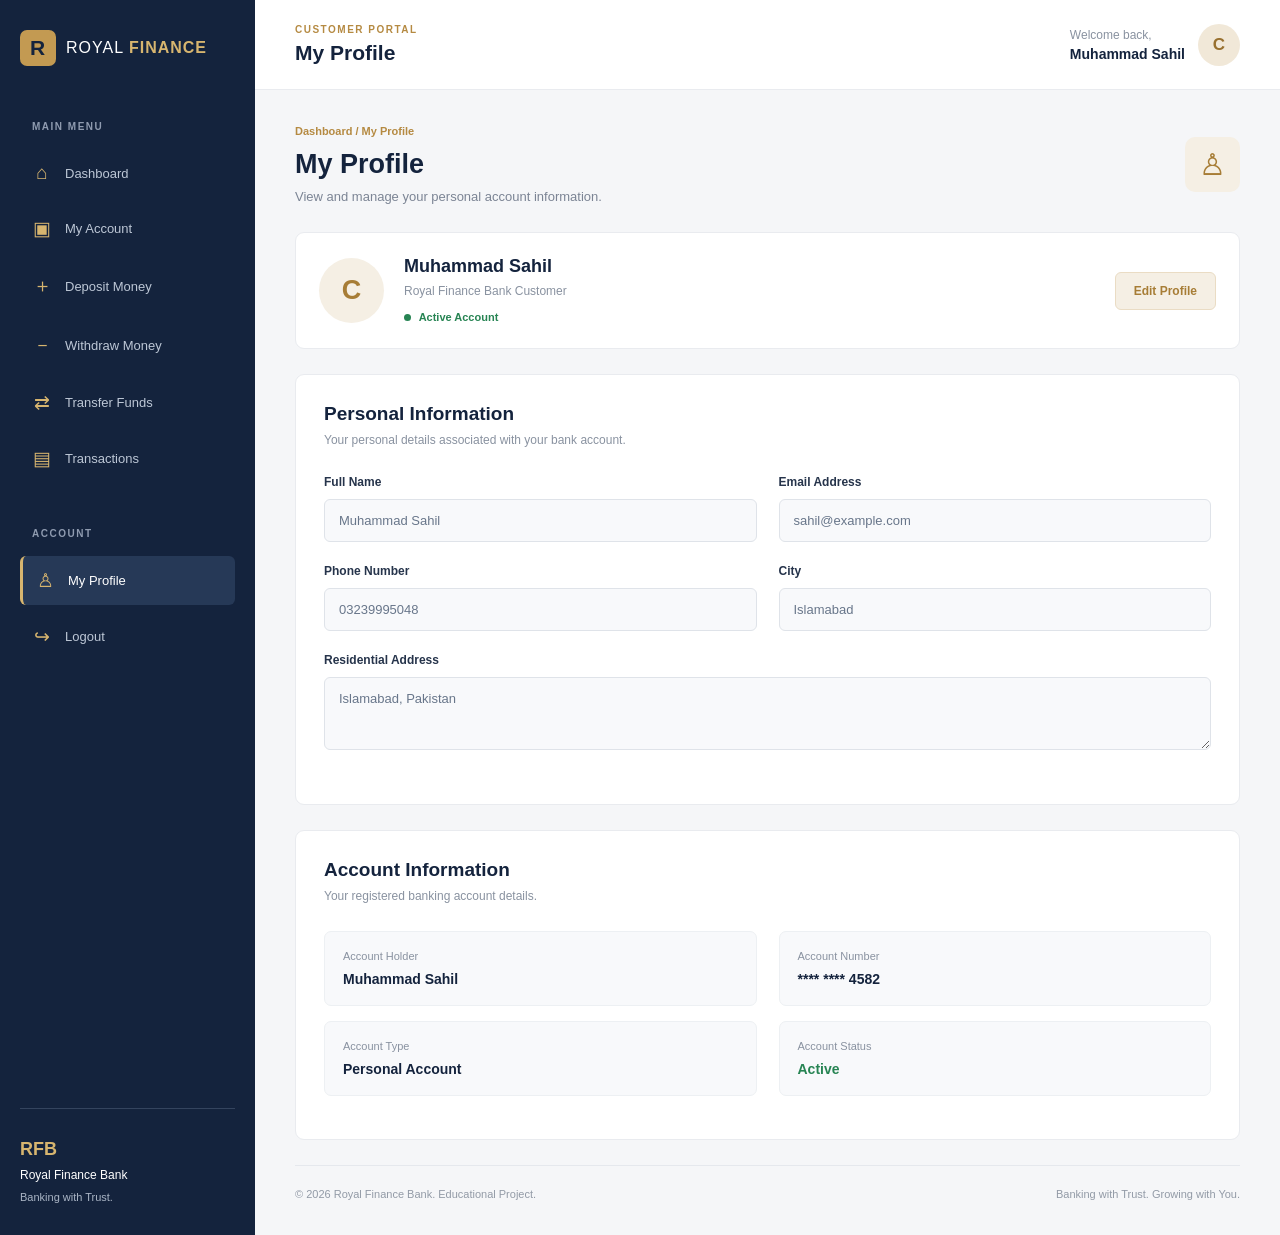
<file: pages/profile.html>
<!DOCTYPE html>
<html lang="en">

<head>
    <meta charset="UTF-8">
    <meta name="viewport" content="width=device-width, initial-scale=1.0">

    <title>My Profile | RFB</title>

    <link rel="stylesheet" href="../css/dashboard.css">
    <link rel="stylesheet" href="../css/banking.css">
</head>

<body>

    <div class="dashboard-layout">

        <!-- SIDEBAR -->
        <aside class="sidebar" id="sidebar">

            <a href="../index.html" class="sidebar-logo">
                <span class="logo-icon">R</span>
                <span>ROYAL <strong>FINANCE</strong></span>
            </a>

            <div class="sidebar-heading">MAIN MENU</div>

            <nav class="sidebar-nav">

                <a href="dashboard.html" class="nav-item">
                    <span class="nav-icon">⌂</span>
                    Dashboard
                </a>

                <a href="dashboard.html#account" class="nav-item">
                    <span class="nav-icon">▣</span>
                    My Account
                </a>

                <a href="deposit.html" class="nav-item">
                    <span class="nav-icon">＋</span>
                    Deposit Money
                </a>

                <a href="withdraw.html" class="nav-item">
                    <span class="nav-icon">－</span>
                    Withdraw Money
                </a>

                <a href="transfer.html" class="nav-item">
                    <span class="nav-icon">⇄</span>
                    Transfer Funds
                </a>

                <a href="transactions.html" class="nav-item">
                    <span class="nav-icon">▤</span>
                    Transactions
                </a>

            </nav>


            <div class="sidebar-heading account-heading">ACCOUNT</div>

            <nav class="sidebar-nav">

                <a href="profile.html" class="nav-item active">
                    <span class="nav-icon">♙</span>
                    My Profile
                </a>

                <a href="login.html" class="nav-item logout-link">
                    <span class="nav-icon">↪</span>
                    Logout
                </a>

            </nav>


            <!-- SIDEBAR FOOTER -->
            <div class="sidebar-footer">
                <div class="sidebar-footer-logo">RFB</div>
                <p>Royal Finance Bank</p>
                <span>Banking with Trust.</span>
            </div>

        </aside>


        <!-- MAIN CONTENT -->
        <main class="main-content">


            <!-- TOP HEADER -->
            <header class="topbar">

                <div class="topbar-left">

                    <button class="menu-toggle" id="menuToggle"
                        aria-label="Open navigation menu">
                        ☰
                    </button>

                    <div>
                        <p class="topbar-label">CUSTOMER PORTAL</p>
                        <h2>My Profile</h2>
                    </div>

                </div>


                <div class="topbar-right">

                    <div class="welcome-text">
                        <span>Welcome back,</span>
                        <strong id="topbarCustomerName">Muhammad Sahil</strong>
                    </div>

                    <div class="profile-avatar">C</div>

                </div>

            </header>


            <!-- DASHBOARD BODY -->
            <div class="dashboard-body">


                <!-- PAGE INTRODUCTION -->
                <section class="banking-intro">

                    <div>

                        <p class="banking-breadcrumb">
                            Dashboard / My Profile
                        </p>

                        <h1>My Profile</h1>

                        <p>
                            View and manage your personal account information.
                        </p>

                    </div>

                    <div class="banking-intro-icon">
                        ♙
                    </div>

                </section>


                <!-- PROFILE OVERVIEW -->
                <section class="profile-header-card">

                    <div class="profile-large-avatar">
                        C
                    </div>

                    <div class="profile-header-info">

                        <h2 id="profileDisplayName">
                            Muhammad Sahil
                        </h2>

                        <p>Royal Finance Bank Customer</p>

                        <span class="profile-member-status">
                            <span class="active-dot"></span>
                            Active Account
                        </span>

                    </div>


                    <button
                        type="button"
                        id="editProfileBtn"
                        class="profile-edit-btn">

                        Edit Profile

                    </button>

                </section>



                <!-- PERSONAL INFORMATION -->
                <section class="profile-form-card">


                    <div class="banking-section-heading">

                        <h2>Personal Information</h2>

                        <p>
                            Your personal details associated with your bank account.
                        </p>

                    </div>



                    <form id="profileForm">


                        <div class="profile-form-grid">


                            <!-- FULL NAME -->
                            <div class="form-group">

                                <label for="fullName">
                                    Full Name
                                </label>

                                <input
                                    type="text"
                                    id="fullName"
                                    name="fullName"
                                    value="Muhammad Sahil"
                                    maxlength="60"
                                    readonly
                                    required
                                >

                            </div>



                            <!-- EMAIL -->
                            <div class="form-group">

                                <label for="email">
                                    Email Address
                                </label>

                                <input
                                    type="email"
                                    id="email"
                                    name="email"
                                    value="sahil@example.com"
                                    readonly
                                    required
                                >

                            </div>



                            <!-- PHONE -->
                            <div class="form-group">

                                <label for="phone">
                                    Phone Number
                                </label>

                                <input
                                    type="tel"
                                    id="phone"
                                    name="phone"
                                    value="03239995048"
                                    maxlength="15"
                                    readonly
                                    required
                                >

                            </div>



                            <!-- CITY -->
                            <div class="form-group">

                                <label for="city">
                                    City
                                </label>

                                <input
                                    type="text"
                                    id="city"
                                    name="city"
                                    value="Islamabad"
                                    maxlength="50"
                                    readonly
                                    required
                                >

                            </div>



                            <!-- ADDRESS -->
                            <div class="form-group full-width">

                                <label for="address">
                                    Residential Address
                                </label>

                                <textarea
                                    id="address"
                                    name="address"
                                    rows="3"
                                    readonly
                                    required
                                >Islamabad, Pakistan</textarea>

                            </div>


                        </div>



                        <!-- SAVE AND CANCEL BUTTONS -->
                        <div
                            class="profile-form-actions"
                            id="profileActions">


                            <button
                                type="submit"
                                class="profile-save-btn">

                                Save Changes →

                            </button>


                            <button
                                type="button"
                                id="cancelEditBtn"
                                class="profile-cancel-btn">

                                Cancel

                            </button>


                        </div>


                    </form>



                    <!-- SUCCESS MESSAGE -->
                    <div
                        id="profileMessage"
                        class="deposit-message"
                        role="status"
                        aria-live="polite">

                    </div>


                </section>



                <!-- ACCOUNT INFORMATION -->
                <section class="profile-form-card">


                    <div class="banking-section-heading">

                        <h2>Account Information</h2>

                        <p>
                            Your registered banking account details.
                        </p>

                    </div>



                    <div class="profile-form-grid">


                        <!-- ACCOUNT HOLDER -->
                        <div class="profile-detail-item">

                            <p>Account Holder</p>

                            <h3 id="accountHolderName">
                                Muhammad Sahil
                            </h3>

                        </div>



                        <!-- ACCOUNT NUMBER -->
                        <div class="profile-detail-item">

                            <p>Account Number</p>

                            <h3>**** **** 4582</h3>

                        </div>



                        <!-- ACCOUNT TYPE -->
                        <div class="profile-detail-item">

                            <p>Account Type</p>

                            <h3>Personal Account</h3>

                        </div>



                        <!-- ACCOUNT STATUS -->
                        <div class="profile-detail-item">

                            <p>Account Status</p>

                            <h3 class="profile-active-text">
                                Active
                            </h3>

                        </div>


                    </div>


                </section>



                <!-- PAGE FOOTER -->
                <footer class="dashboard-footer">

                    <p>
                        © 2026 Royal Finance Bank. Educational Project.
                    </p>

                    <span>
                        Banking with Trust. Growing with You.
                    </span>

                </footer>


            </div>

        </main>

    </div>



    <!-- JAVASCRIPT FILES -->
    <script src="../js/dashboard.js"></script>
    <script src="../js/profile.js"></script>


</body>
</html>
</file>
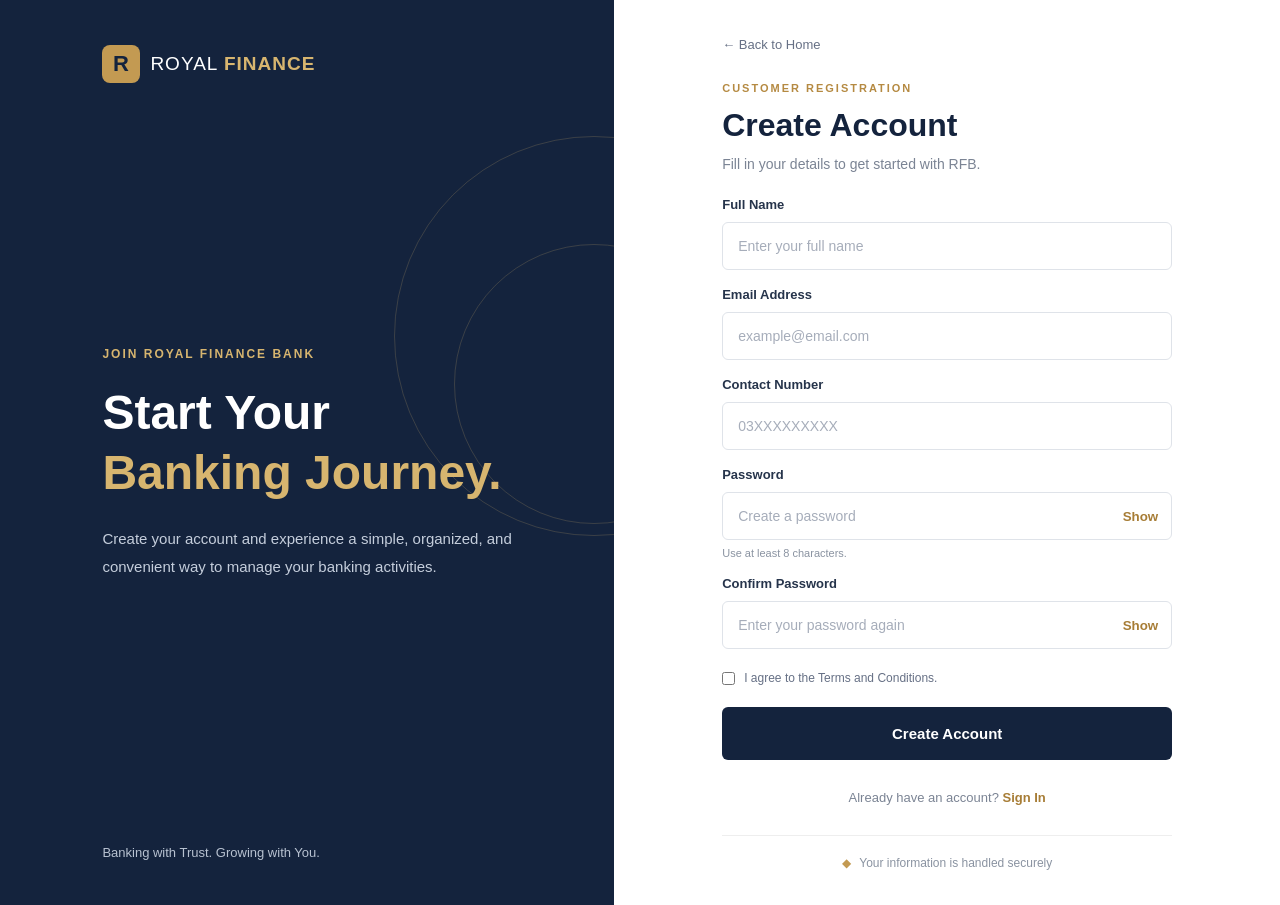
<file: pages/register.html>
<!DOCTYPE html>
<html lang="en">
<head>
    <meta charset="UTF-8">
    <meta name="viewport" content="width=device-width, initial-scale=1.0">

    <title>Create Account | RFB</title>

    <link rel="stylesheet" href="../css/auth.css">
</head>
<body>

    <main class="auth-page">

        <!-- Left Branding Panel -->
        <section class="auth-brand">

            <a href="../index.html" class="auth-logo">
                <span class="logo-icon">R</span>
                <span>ROYAL <strong>FINANCE</strong></span>
            </a>

            <div class="brand-content">
                <p class="brand-label">JOIN ROYAL FINANCE BANK</p>

                <h1>
                    Start Your
                    <span>Banking Journey.</span>
                </h1>

                <p>
                    Create your account and experience a
                    simple, organized, and convenient way
                    to manage your banking activities.
                </p>
            </div>

            <div class="brand-footer">
                Banking with Trust. Growing with You.
            </div>

            <div class="brand-decoration decoration-one"></div>
            <div class="brand-decoration decoration-two"></div>

        </section>


        <!-- Registration Form -->
        <section class="auth-form-section register-section">

            <div class="login-container register-container">

                <a href="../index.html" class="back-home">
                    ← Back to Home
                </a>

                <div class="form-heading">
                    <p class="section-label">CUSTOMER REGISTRATION</p>
                    <h2>Create Account</h2>

                    <p>
                        Fill in your details to get started with RFB.
                    </p>
                </div>


                <form id="registerForm">

                    <div class="form-group">
                        <label for="fullName">Full Name</label>

                        <input
                            type="text"
                            id="fullName"
                            name="fullName"
                            placeholder="Enter your full name"
                            autocomplete="name"
                            required
                        >
                    </div>


                    <div class="form-group">
                        <label for="registerEmail">Email Address</label>

                        <input
                            type="email"
                            id="registerEmail"
                            name="email"
                            placeholder="example@email.com"
                            autocomplete="email"
                            required
                        >
                    </div>


                    <div class="form-group">
                        <label for="phone">Contact Number</label>

                        <input
                            type="tel"
                            id="phone"
                            name="phone"
                            placeholder="03XXXXXXXXX"
                            autocomplete="tel"
                            pattern="[0-9]{11}"
                            maxlength="11"
                            title="Enter an 11-digit mobile number"
                            required
                        >
                    </div>


                    <div class="form-group">
                        <label for="registerPassword">Password</label>

                        <div class="password-wrapper">
                            <input
                                type="password"
                                id="registerPassword"
                                name="password"
                                placeholder="Create a password"
                                minlength="8"
                                autocomplete="new-password"
                                required
                            >

                            <button
                                type="button"
                                class="toggle-password"
                                data-password="registerPassword"
                            >
                                Show
                            </button>
                        </div>

                        <small class="input-hint">
                            Use at least 8 characters.
                        </small>
                    </div>


                    <div class="form-group">
                        <label for="confirmPassword">Confirm Password</label>

                        <div class="password-wrapper">
                            <input
                                type="password"
                                id="confirmPassword"
                                name="confirmPassword"
                                placeholder="Enter your password again"
                                autocomplete="new-password"
                                required
                            >

                            <button
                                type="button"
                                class="toggle-password"
                                data-password="confirmPassword"
                            >
                                Show
                            </button>
                        </div>
                    </div>


                    <div class="terms-option">
                        <input
                            type="checkbox"
                            id="terms"
                            required
                        >

                        <label for="terms">
                            I agree to the Terms and Conditions.
                        </label>
                    </div>


                    <button type="submit" class="sign-in-btn">
                        Create Account
                    </button>

                    <p id="registerMessage" class="form-message" role="status"></p>

                </form>


                <div class="register-link">
                    Already have an account?
                    <a href="login.html">Sign In</a>
                </div>

                <div class="security-note">
                    <span>◆</span>
                    Your information is handled securely
                </div>

            </div>

        </section>

    </main>

    <script src="../js/auth.js"></script>

</body>
</html>
</file>
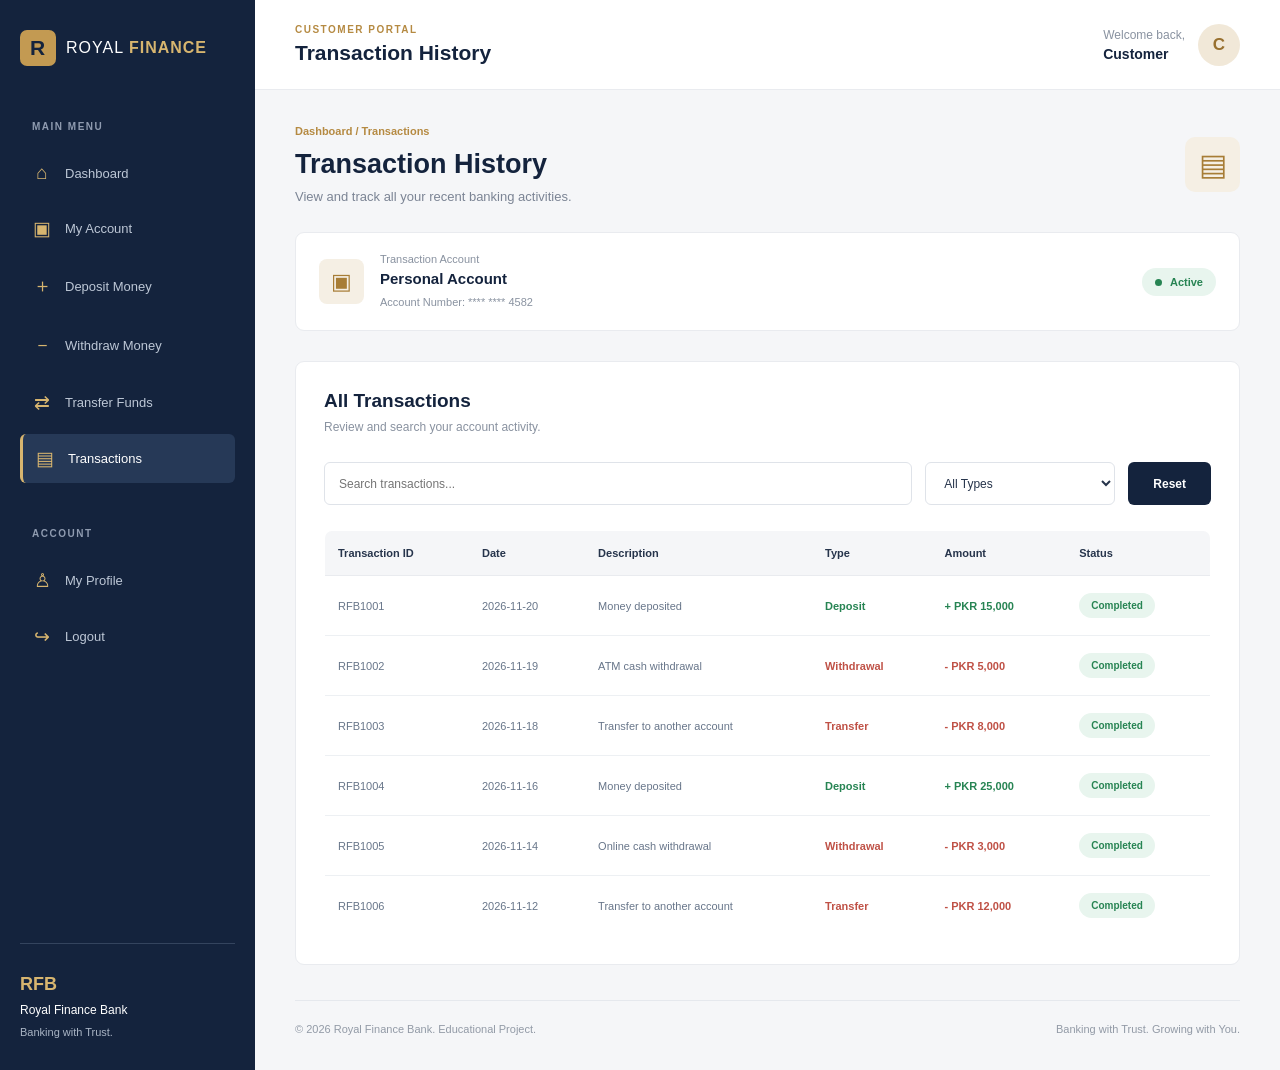
<file: pages/transactions.html>
<!DOCTYPE html>
<html lang="en">

<head>
    <meta charset="UTF-8">
    <meta name="viewport" content="width=device-width, initial-scale=1.0">

    <title>Transaction History | RFB</title>

    <link rel="stylesheet" href="../css/dashboard.css">
    <link rel="stylesheet" href="../css/banking.css">
</head>

<body>

    <div class="dashboard-layout">

        <!-- SIDEBAR -->
        <aside class="sidebar" id="sidebar">

            <a href="../index.html" class="sidebar-logo">
                <span class="logo-icon">R</span>
                <span>ROYAL <strong>FINANCE</strong></span>
            </a>

            <div class="sidebar-heading">MAIN MENU</div>

            <nav class="sidebar-nav">

                <a href="dashboard.html" class="nav-item">
                    <span class="nav-icon">⌂</span>
                    Dashboard
                </a>

                <a href="dashboard.html#account" class="nav-item">
                    <span class="nav-icon">▣</span>
                    My Account
                </a>

                <a href="deposit.html" class="nav-item">
                    <span class="nav-icon">＋</span>
                    Deposit Money
                </a>

                <a href="withdraw.html" class="nav-item">
                    <span class="nav-icon">－</span>
                    Withdraw Money
                </a>

                <a href="transfer.html" class="nav-item">
                    <span class="nav-icon">⇄</span>
                    Transfer Funds
                </a>

                <a href="transactions.html" class="nav-item active">
                    <span class="nav-icon">▤</span>
                    Transactions
                </a>

            </nav>

            <div class="sidebar-heading account-heading">ACCOUNT</div>

            <nav class="sidebar-nav">

                <a href="profile.html" class="nav-item">
                    <span class="nav-icon">♙</span>
                    My Profile
                </a>

                <a href="login.html" class="nav-item logout-link">
                    <span class="nav-icon">↪</span>
                    Logout
                </a>

            </nav>

            <div class="sidebar-footer">
                <div class="sidebar-footer-logo">RFB</div>
                <p>Royal Finance Bank</p>
                <span>Banking with Trust.</span>
            </div>

        </aside>


        <!-- MAIN CONTENT -->
        <main class="main-content">

            <!-- TOPBAR -->
            <header class="topbar">

                <div class="topbar-left">

                    <button class="menu-toggle" id="menuToggle"
                        aria-label="Open navigation menu">
                        ☰
                    </button>

                    <div>
                        <p class="topbar-label">CUSTOMER PORTAL</p>
                        <h2>Transaction History</h2>
                    </div>

                </div>

                <div class="topbar-right">

                    <div class="welcome-text">
                        <span>Welcome back,</span>
                        <strong>Customer</strong>
                    </div>

                    <div class="profile-avatar">C</div>

                </div>

            </header>


            <!-- PAGE BODY -->
            <div class="dashboard-body">

                <!-- PAGE INTRO -->
                <section class="banking-intro">

                    <div>
                        <p class="banking-breadcrumb">
                            Dashboard / Transactions
                        </p>

                        <h1>Transaction History</h1>

                        <p>
                            View and track all your recent banking activities.
                        </p>
                    </div>

                    <div class="banking-intro-icon">
                        ▤
                    </div>

                </section>


                <!-- ACCOUNT SUMMARY -->
                <section class="deposit-summary">

                    <div class="deposit-summary-icon">
                        ▣
                    </div>

                    <div>
                        <p>Transaction Account</p>
                        <h3>Personal Account</h3>
                        <span>Account Number: **** **** 4582</span>
                    </div>

                    <div class="deposit-summary-status">
                        <span class="active-dot"></span>
                        Active
                    </div>

                </section>


                <!-- TRANSACTION HISTORY CARD -->
                <section class="transactions-card">

                    <div class="banking-section-heading">

                        <h2>All Transactions</h2>

                        <p>
                            Review and search your account activity.
                        </p>

                    </div>


                    <!-- SEARCH AND FILTERS -->
                    <div class="transaction-filters">

                        <input
                            type="text"
                            id="searchTransaction"
                            placeholder="Search transactions..."
                        >

                        <select id="typeFilter">

                            <option value="all">All Types</option>

                            <option value="deposit">Deposit</option>

                            <option value="withdrawal">Withdrawal</option>

                            <option value="transfer">Transfer</option>

                        </select>

                        <button type="button" id="resetFilters">
                            Reset
                        </button>

                    </div>


                    <!-- TRANSACTION TABLE -->
                    <div class="transaction-table-wrapper">

                        <table class="transaction-table">

                            <thead>

                                <tr>
                                    <th>Transaction ID</th>
                                    <th>Date</th>
                                    <th>Description</th>
                                    <th>Type</th>
                                    <th>Amount</th>
                                    <th>Status</th>
                                </tr>

                            </thead>

                            <tbody id="transactionTableBody">
                            </tbody>

                        </table>

                        <p id="noTransactions" class="no-transactions">
                            No transactions found.
                        </p>

                    </div>

                </section>


                <!-- FOOTER -->
                <footer class="dashboard-footer">

                    <p>
                        © 2026 Royal Finance Bank. Educational Project.
                    </p>

                    <span>
                        Banking with Trust. Growing with You.
                    </span>

                </footer>

            </div>

        </main>

    </div>


    <script src="../js/dashboard.js"></script>
    <script src="../js/transactions.js"></script>

</body>
</html>
</file>
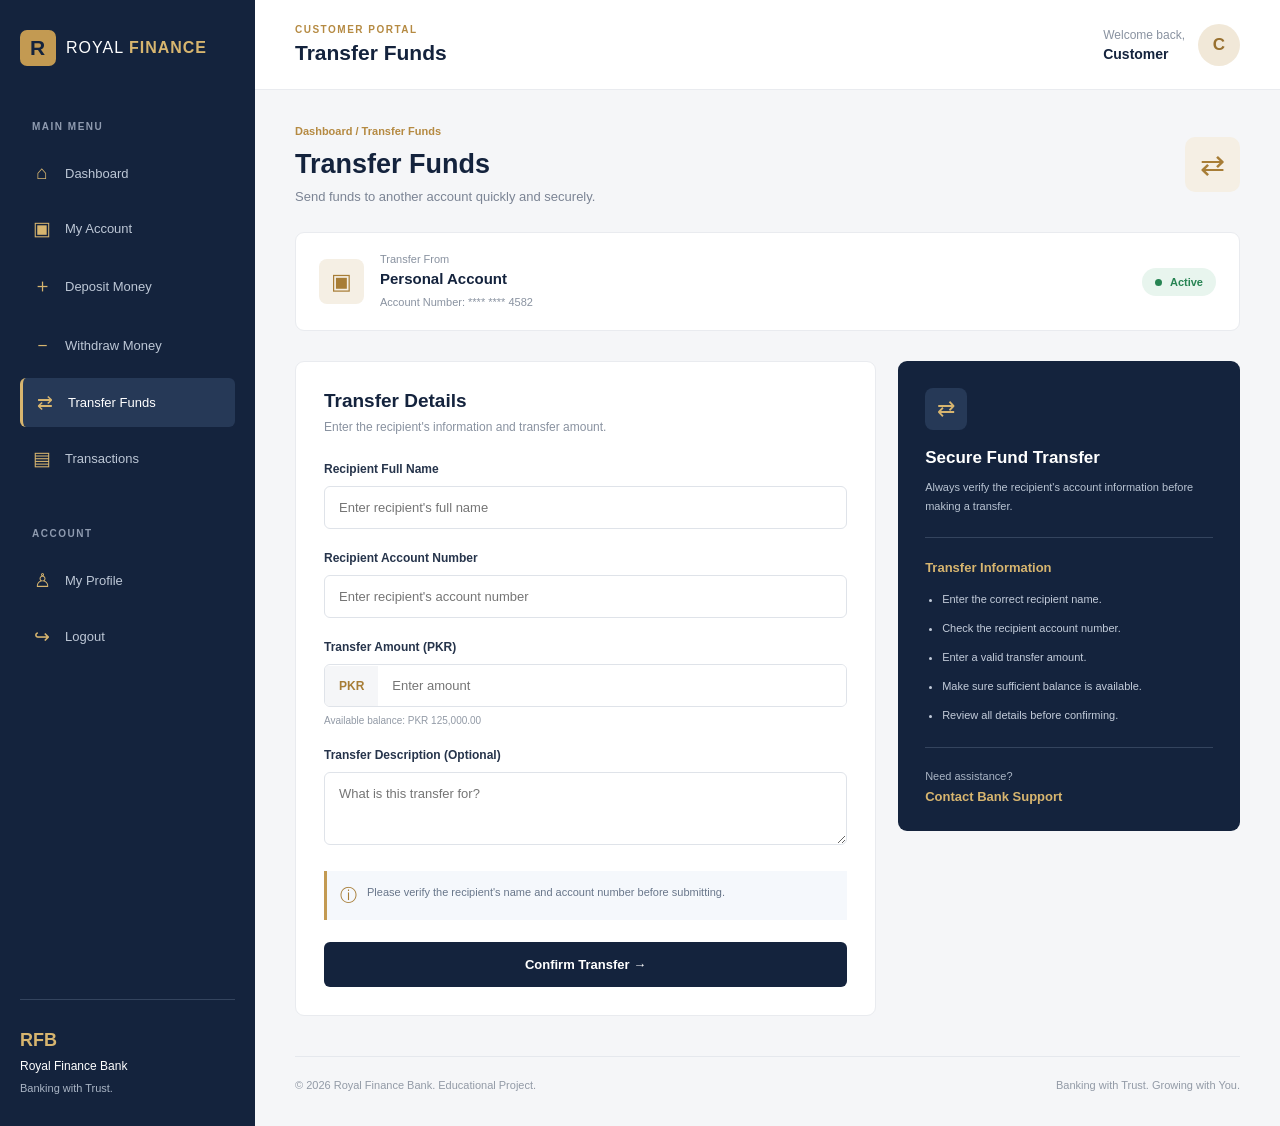
<file: pages/transfer.html>
<!DOCTYPE html>
<html lang="en">

<head>
    <meta charset="UTF-8">
    <meta name="viewport" content="width=device-width, initial-scale=1.0">

    <title>Transfer Funds | RFB</title>

    <link rel="stylesheet" href="../css/dashboard.css">
    <link rel="stylesheet" href="../css/banking.css">
</head>

<body>

    <div class="dashboard-layout">

        <!-- SIDEBAR -->
        <aside class="sidebar" id="sidebar">

            <a href="../index.html" class="sidebar-logo">
                <span class="logo-icon">R</span>
                <span>ROYAL <strong>FINANCE</strong></span>
            </a>

            <div class="sidebar-heading">MAIN MENU</div>

            <nav class="sidebar-nav">

                <a href="dashboard.html" class="nav-item">
                    <span class="nav-icon">⌂</span>
                    Dashboard
                </a>

                <a href="dashboard.html#account" class="nav-item">
                    <span class="nav-icon">▣</span>
                    My Account
                </a>

                <a href="deposit.html" class="nav-item">
                    <span class="nav-icon">＋</span>
                    Deposit Money
                </a>

                <a href="withdraw.html" class="nav-item">
                    <span class="nav-icon">－</span>
                    Withdraw Money
                </a>

                <a href="transfer.html" class="nav-item active">
                    <span class="nav-icon">⇄</span>
                    Transfer Funds
                </a>

                <a href="transactions.html" class="nav-item">
                    <span class="nav-icon">▤</span>
                    Transactions
                </a>

            </nav>

            <div class="sidebar-heading account-heading">ACCOUNT</div>

            <nav class="sidebar-nav">

                <a href="profile.html" class="nav-item">
                    <span class="nav-icon">♙</span>
                    My Profile
                </a>

                <a href="login.html" class="nav-item logout-link">
                    <span class="nav-icon">↪</span>
                    Logout
                </a>

            </nav>

            <div class="sidebar-footer">
                <div class="sidebar-footer-logo">RFB</div>
                <p>Royal Finance Bank</p>
                <span>Banking with Trust.</span>
            </div>

        </aside>


        <!-- MAIN CONTENT -->
        <main class="main-content">

            <!-- TOPBAR -->
            <header class="topbar">

                <div class="topbar-left">

                    <button class="menu-toggle" id="menuToggle"
                        aria-label="Open navigation menu">
                        ☰
                    </button>

                    <div>
                        <p class="topbar-label">CUSTOMER PORTAL</p>
                        <h2>Transfer Funds</h2>
                    </div>

                </div>

                <div class="topbar-right">

                    <div class="welcome-text">
                        <span>Welcome back,</span>
                        <strong>Customer</strong>
                    </div>

                    <div class="profile-avatar">C</div>

                </div>

            </header>


            <!-- PAGE BODY -->
            <div class="dashboard-body">

                <!-- PAGE INTRO -->
                <section class="banking-intro">

                    <div>
                        <p class="banking-breadcrumb">
                            Dashboard / Transfer Funds
                        </p>

                        <h1>Transfer Funds</h1>

                        <p>
                            Send funds to another account quickly and securely.
                        </p>
                    </div>

                    <div class="banking-intro-icon">
                        ⇄
                    </div>

                </section>


                <!-- ACCOUNT SUMMARY -->
                <section class="deposit-summary">

                    <div class="deposit-summary-icon">
                        ▣
                    </div>

                    <div>
                        <p>Transfer From</p>
                        <h3>Personal Account</h3>
                        <span>Account Number: **** **** 4582</span>
                    </div>

                    <div class="deposit-summary-status">
                        <span class="active-dot"></span>
                        Active
                    </div>

                </section>


                <!-- TRANSFER AREA -->
                <section class="deposit-layout">

                    <!-- TRANSFER FORM -->
                    <div class="deposit-form-card">

                        <div class="banking-section-heading">
                            <h2>Transfer Details</h2>

                            <p>
                                Enter the recipient's information and transfer amount.
                            </p>
                        </div>


                        <form id="transferForm">

                            <div class="form-group">

                                <label for="recipientName">
                                    Recipient Full Name
                                </label>

                                <input
                                    type="text"
                                    id="recipientName"
                                    name="recipientName"
                                    placeholder="Enter recipient's full name"
                                    maxlength="60"
                                    required
                                >

                            </div>


                            <div class="form-group">

                                <label for="recipientAccount">
                                    Recipient Account Number
                                </label>

                                <input
                                    type="text"
                                    id="recipientAccount"
                                    name="recipientAccount"
                                    placeholder="Enter recipient's account number"
                                    maxlength="24"
                                    required
                                >

                            </div>


                            <div class="form-group">

                                <label for="transferAmount">
                                    Transfer Amount (PKR)
                                </label>

                                <div class="amount-input-wrapper">

                                    <span>PKR</span>

                                    <input
                                        type="number"
                                        id="transferAmount"
                                        name="amount"
                                        placeholder="Enter amount"
                                        min="1"
                                        step="1"
                                        required
                                    >

                                </div>

                                <small>
                                    Available balance: PKR 125,000.00
                                </small>

                            </div>


                            <div class="form-group">

                                <label for="transferNote">
                                    Transfer Description (Optional)
                                </label>

                                <textarea
                                    id="transferNote"
                                    name="description"
                                    rows="3"
                                    placeholder="What is this transfer for?"
                                ></textarea>

                            </div>


                            <div class="deposit-notice">
                                <span>ⓘ</span>

                                <p>
                                    Please verify the recipient's name and
                                    account number before submitting.
                                </p>
                            </div>


                            <button type="submit" class="deposit-submit-btn">
                                Confirm Transfer →
                            </button>

                        </form>


                        <!-- RESULT MESSAGE -->
                        <div
                            id="transferMessage"
                            class="deposit-message"
                            role="status"
                            aria-live="polite">
                        </div>

                    </div>


                    <!-- INFORMATION CARD -->
                    <aside class="deposit-info-card">

                        <div class="deposit-info-icon">
                            ⇄
                        </div>

                        <h3>Secure Fund Transfer</h3>

                        <p>
                            Always verify the recipient's account information
                            before making a transfer.
                        </p>

                        <div class="info-divider"></div>

                        <h4>Transfer Information</h4>

                        <ul>
                            <li>Enter the correct recipient name.</li>
                            <li>Check the recipient account number.</li>
                            <li>Enter a valid transfer amount.</li>
                            <li>Make sure sufficient balance is available.</li>
                            <li>Review all details before confirming.</li>
                        </ul>

                        <div class="info-divider"></div>

                        <div class="support-info">
                            <span>Need assistance?</span>
                            <strong>Contact Bank Support</strong>
                        </div>

                    </aside>

                </section>


                <!-- FOOTER -->
                <footer class="dashboard-footer">

                    <p>© 2026 Royal Finance Bank. Educational Project.</p>

                    <span>Banking with Trust. Growing with You.</span>

                </footer>

            </div>

        </main>

    </div>


    <script src="../js/dashboard.js"></script>
    <script src="../js/transfer.js"></script>

</body>
</html>
</file>
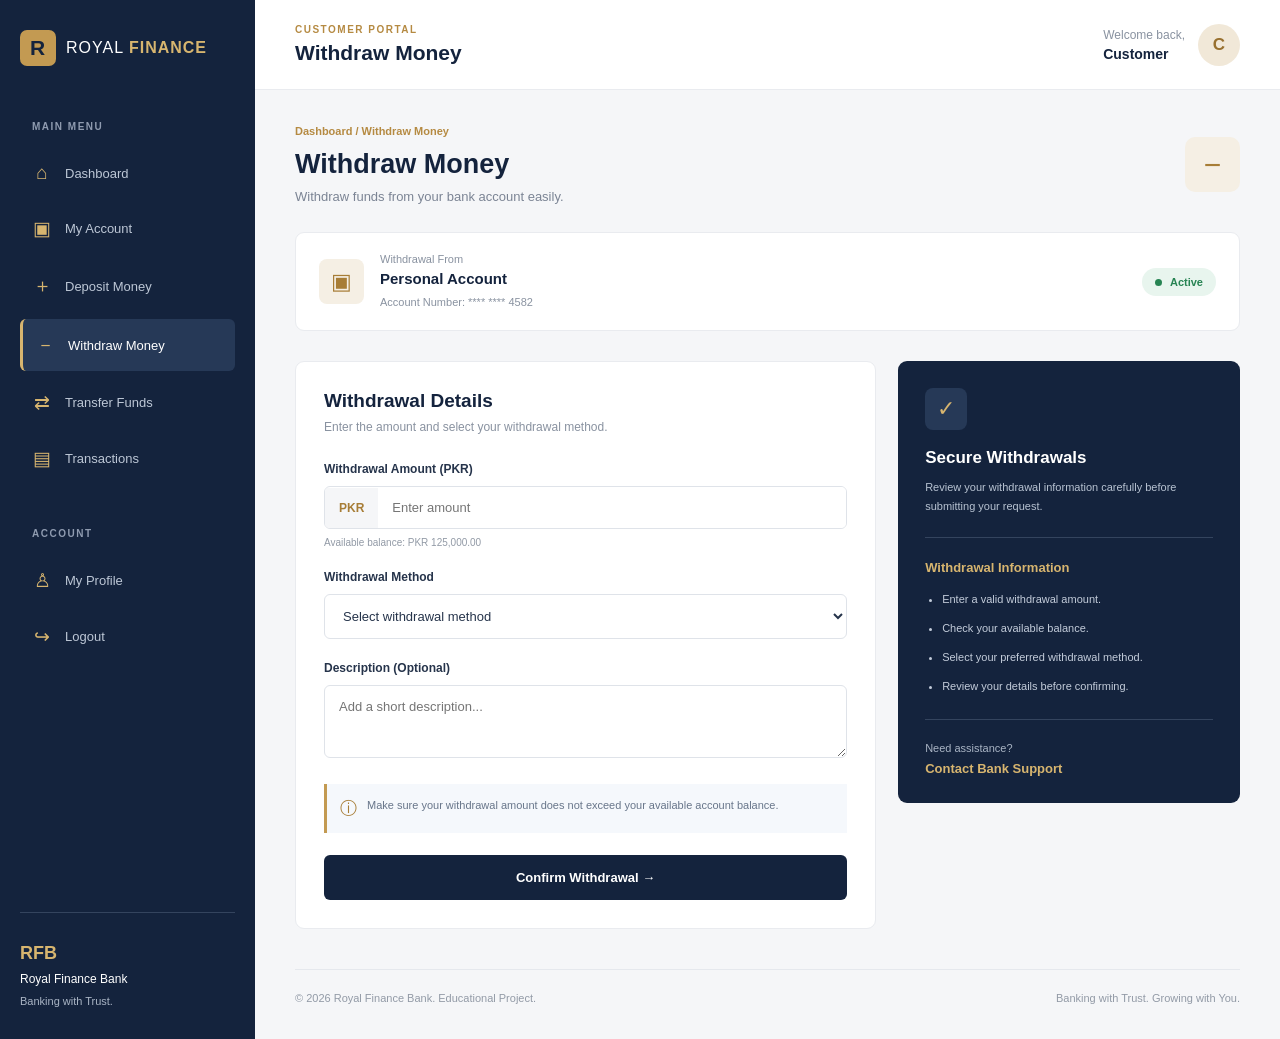
<file: pages/withdraw.html>
<!DOCTYPE html>
<html lang="en">

<head>
    <meta charset="UTF-8">
    <meta name="viewport" content="width=device-width, initial-scale=1.0">

    <title>Withdraw Money | RFB</title>

    <link rel="stylesheet" href="../css/dashboard.css">
    <link rel="stylesheet" href="../css/banking.css">
</head>

<body>

    <div class="dashboard-layout">

        <!-- SIDEBAR -->
        <aside class="sidebar" id="sidebar">

            <a href="../index.html" class="sidebar-logo">
                <span class="logo-icon">R</span>
                <span>ROYAL <strong>FINANCE</strong></span>
            </a>

            <div class="sidebar-heading">MAIN MENU</div>

            <nav class="sidebar-nav">

                <a href="dashboard.html" class="nav-item">
                    <span class="nav-icon">⌂</span>
                    Dashboard
                </a>

                <a href="dashboard.html#account" class="nav-item">
                    <span class="nav-icon">▣</span>
                    My Account
                </a>

                <a href="deposit.html" class="nav-item">
                    <span class="nav-icon">＋</span>
                    Deposit Money
                </a>

                <a href="withdraw.html" class="nav-item active">
                    <span class="nav-icon">－</span>
                    Withdraw Money
                </a>

                <a href="transfer.html" class="nav-item">
                    <span class="nav-icon">⇄</span>
                    Transfer Funds
                </a>

                <a href="transactions.html" class="nav-item">
                    <span class="nav-icon">▤</span>
                    Transactions
                </a>

            </nav>

            <div class="sidebar-heading account-heading">ACCOUNT</div>

            <nav class="sidebar-nav">

                <a href="profile.html" class="nav-item">
                    <span class="nav-icon">♙</span>
                    My Profile
                </a>

                <a href="login.html" class="nav-item logout-link">
                    <span class="nav-icon">↪</span>
                    Logout
                </a>

            </nav>

            <div class="sidebar-footer">
                <div class="sidebar-footer-logo">RFB</div>
                <p>Royal Finance Bank</p>
                <span>Banking with Trust.</span>
            </div>

        </aside>


        <!-- MAIN CONTENT -->
        <main class="main-content">

            <!-- TOPBAR -->
            <header class="topbar">

                <div class="topbar-left">

                    <button class="menu-toggle" id="menuToggle"
                        aria-label="Open navigation menu">
                        ☰
                    </button>

                    <div>
                        <p class="topbar-label">CUSTOMER PORTAL</p>
                        <h2>Withdraw Money</h2>
                    </div>

                </div>

                <div class="topbar-right">

                    <div class="welcome-text">
                        <span>Welcome back,</span>
                        <strong>Customer</strong>
                    </div>

                    <div class="profile-avatar">C</div>

                </div>

            </header>


            <!-- PAGE BODY -->
            <div class="dashboard-body">

                <!-- PAGE INTRO -->
                <section class="banking-intro">

                    <div>
                        <p class="banking-breadcrumb">
                            Dashboard / Withdraw Money
                        </p>

                        <h1>Withdraw Money</h1>

                        <p>
                            Withdraw funds from your bank account easily.
                        </p>
                    </div>

                    <div class="banking-intro-icon">
                        −
                    </div>

                </section>


                <!-- ACCOUNT SUMMARY -->
                <section class="deposit-summary">

                    <div class="deposit-summary-icon">
                        ▣
                    </div>

                    <div>
                        <p>Withdrawal From</p>
                        <h3>Personal Account</h3>
                        <span>Account Number: **** **** 4582</span>
                    </div>

                    <div class="deposit-summary-status">
                        <span class="active-dot"></span>
                        Active
                    </div>

                </section>


                <!-- WITHDRAWAL AREA -->
                <section class="deposit-layout">

                    <!-- WITHDRAWAL FORM -->
                    <div class="deposit-form-card">

                        <div class="banking-section-heading">
                            <h2>Withdrawal Details</h2>

                            <p>
                                Enter the amount and select your withdrawal method.
                            </p>
                        </div>


                        <form id="withdrawForm">

                            <div class="form-group">

                                <label for="withdrawAmount">
                                    Withdrawal Amount (PKR)
                                </label>

                                <div class="amount-input-wrapper">

                                    <span>PKR</span>

                                    <input
                                        type="number"
                                        id="withdrawAmount"
                                        name="amount"
                                        placeholder="Enter amount"
                                        min="1"
                                        max="125000"
                                        step="1"
                                        required
                                    >

                                </div>

                                <small>
                                    Available balance: PKR 125,000.00
                                </small>

                            </div>


                            <div class="form-group">

                                <label for="withdrawMethod">
                                    Withdrawal Method
                                </label>

                                <select
                                    id="withdrawMethod"
                                    name="method"
                                    required
                                >

                                    <option value="">
                                        Select withdrawal method
                                    </option>

                                    <option value="Cash Withdrawal">
                                        Cash Withdrawal
                                    </option>

                                    <option value="ATM Withdrawal">
                                        ATM Withdrawal
                                    </option>

                                    <option value="Bank Counter">
                                        Bank Counter
                                    </option>

                                </select>

                            </div>


                            <div class="form-group">

                                <label for="withdrawNote">
                                    Description (Optional)
                                </label>

                                <textarea
                                    id="withdrawNote"
                                    name="description"
                                    rows="3"
                                    placeholder="Add a short description..."
                                ></textarea>

                            </div>


                            <div class="deposit-notice">
                                <span>ⓘ</span>

                                <p>
                                    Make sure your withdrawal amount does not
                                    exceed your available account balance.
                                </p>
                            </div>


                            <button type="submit" class="deposit-submit-btn">
                                Confirm Withdrawal →
                            </button>

                        </form>


                        <!-- RESULT MESSAGE -->
                        <div
                            id="withdrawMessage"
                            class="deposit-message"
                            role="status"
                            aria-live="polite">
                        </div>

                    </div>


                    <!-- INFORMATION CARD -->
                    <aside class="deposit-info-card">

                        <div class="deposit-info-icon">
                            ✓
                        </div>

                        <h3>Secure Withdrawals</h3>

                        <p>
                            Review your withdrawal information carefully
                            before submitting your request.
                        </p>

                        <div class="info-divider"></div>

                        <h4>Withdrawal Information</h4>

                        <ul>
                            <li>Enter a valid withdrawal amount.</li>
                            <li>Check your available balance.</li>
                            <li>Select your preferred withdrawal method.</li>
                            <li>Review your details before confirming.</li>
                        </ul>

                        <div class="info-divider"></div>

                        <div class="support-info">
                            <span>Need assistance?</span>
                            <strong>Contact Bank Support</strong>
                        </div>

                    </aside>

                </section>


                <!-- FOOTER -->
                <footer class="dashboard-footer">

                    <p>© 2026 Royal Finance Bank. Educational Project.</p>

                    <span>Banking with Trust. Growing with You.</span>

                </footer>

            </div>

        </main>

    </div>


    <script src="../js/dashboard.js"></script>
    <script src="../js/withdraw.js"></script>

</body>
</html>
</file>
<file: css/style.css>
/* ==============================
   RFB - ROYAL FINANCE BANK
   Main Website Styles
================================= */

* {
    margin: 0;
    padding: 0;
    box-sizing: border-box;
}

html {
    scroll-behavior: smooth;
}

body {
    font-family: Arial, sans-serif;
    background-color: #ffffff;
    color: #17243b;
}


/* NAVIGATION BAR */

.header {
    width: 100%;
    background-color: #ffffff;
    border-bottom: 1px solid #eeeeee;
}

.navbar {
    max-width: 1250px;
    margin: auto;
    padding: 22px 35px;

    display: flex;
    align-items: center;
    justify-content: space-between;
}

.logo {
    display: flex;
    align-items: center;
    gap: 10px;

    color: #14233d;
    text-decoration: none;
    font-size: 19px;
    letter-spacing: 1px;
}

.logo strong {
    color: #c39a52;
}

.logo-icon {
    width: 38px;
    height: 38px;

    display: flex;
    align-items: center;
    justify-content: center;

    background-color: #14233d;
    color: #ffffff;

    font-size: 22px;
    font-weight: bold;
    border-radius: 8px;
}

.nav-links {
    display: flex;
    gap: 32px;
    list-style: none;
}

.nav-links a {
    color: #536075;
    text-decoration: none;
    font-size: 14px;
    transition: 0.3s;
}

.nav-links a:hover {
    color: #c39a52;
}

.nav-buttons {
    display: flex;
    align-items: center;
    gap: 18px;
}

.login-btn {
    color: #14233d;
    text-decoration: none;
    font-weight: bold;
    font-size: 14px;
}

.register-btn {
    background-color: #14233d;
    color: #ffffff;

    text-decoration: none;
    font-size: 14px;
    font-weight: bold;

    padding: 13px 21px;
    border-radius: 5px;
    transition: 0.3s;
}

.register-btn:hover {
    background-color: #c39a52;
}


/* HERO SECTION */

.hero {
    min-height: 600px;
    background-color: #f6f7f9;

    display: flex;
    align-items: center;
    justify-content: space-between;

    padding: 75px max(7%, calc((100% - 1150px) / 2));
    overflow: hidden;
}

.hero-content {
    max-width: 570px;
}

.hero-label,
.section-label {
    color: #b58a42;
    font-size: 12px;
    font-weight: bold;
    letter-spacing: 2px;
    margin-bottom: 20px;
}

.hero h1 {
    color: #14233d;
    font-size: 58px;
    line-height: 1.15;
    margin-bottom: 23px;
}

.hero h1 span {
    display: block;
    color: #c39a52;
}

.hero-description {
    color: #667085;
    font-size: 16px;
    line-height: 1.8;
    max-width: 490px;
    margin-bottom: 30px;
}

.hero-buttons {
    display: flex;
    gap: 15px;
    flex-wrap: wrap;
}

.primary-btn,
.secondary-btn {
    display: inline-block;
    padding: 15px 25px;
    border-radius: 5px;
    text-decoration: none;
    font-size: 14px;
    font-weight: bold;
    transition: 0.3s;
}

.primary-btn {
    background-color: #14233d;
    color: #ffffff;
}

.primary-btn:hover {
    background-color: #c39a52;
}

.secondary-btn {
    border: 1px solid #14233d;
    color: #14233d;
}

.secondary-btn:hover {
    background-color: #14233d;
    color: #ffffff;
}

.hero-note {
    margin-top: 35px;
    color: #667085;
    font-size: 13px;
}

.gold-dot {
    display: inline-block;
    width: 8px;
    height: 8px;
    background-color: #c39a52;
    border-radius: 50%;
    margin-right: 7px;
}


/* HERO VISUAL */

.hero-visual {
    width: 450px;
    height: 350px;

    display: flex;
    align-items: center;
    justify-content: center;

    position: relative;
}

.visual-circle {
    position: absolute;
    border-radius: 50%;
}

.circle-one {
    width: 330px;
    height: 330px;
    background-color: #e8e0d1;
}

.circle-two {
    width: 260px;
    height: 260px;
    background-color: #d5c19c;
    opacity: 0.55;
}

.bank-card {
    width: 340px;
    height: 210px;

    position: relative;
    z-index: 1;

    padding: 25px;
    border-radius: 15px;

    background: linear-gradient(135deg, #172945, #0b1425);
    color: #ffffff;

    box-shadow: 0 25px 50px rgba(20, 35, 61, 0.25);
    transform: rotate(-6deg);

    display: flex;
    flex-direction: column;
    justify-content: space-between;
}

.card-top,
.card-bottom {
    display: flex;
    justify-content: space-between;
    align-items: center;
    font-size: 11px;
    letter-spacing: 1px;
}

.card-chip {
    color: #d7b56f;
    font-weight: bold;
}

.card-middle p {
    color: #d7b56f;
    font-size: 10px;
    letter-spacing: 2px;
    margin-bottom: 10px;
}

.card-middle h2 {
    font-size: 23px;
}

.card-bottom {
    color: #d8dce4;
}


/* SERVICES SECTION */

.services {
    max-width: 1250px;
    margin: auto;
    padding: 90px 35px;
}

.section-heading {
    text-align: center;
    margin-bottom: 50px;
}

.section-heading h2,
.about h2 {
    color: #14233d;
    font-size: 34px;
    margin-bottom: 15px;
}

.section-heading > p:last-child {
    color: #667085;
    font-size: 15px;
    line-height: 1.7;
}

.service-container {
    display: grid;
    grid-template-columns: repeat(4, 1fr);
    gap: 22px;
}

.service-card {
    padding: 30px 25px;
    border: 1px solid #e9ebef;
    border-radius: 8px;
    background-color: #ffffff;
    transition: 0.3s;
}

.service-card:hover {
    transform: translateY(-7px);
    box-shadow: 0 15px 35px rgba(20, 35, 61, 0.08);
    border-color: #c39a52;
}

.service-icon {
    width: 43px;
    height: 43px;

    display: flex;
    align-items: center;
    justify-content: center;

    background-color: #f5efe4;
    color: #a77d36;

    border-radius: 7px;
    font-weight: bold;
    margin-bottom: 22px;
}

.service-card h3 {
    color: #14233d;
    font-size: 17px;
    margin-bottom: 13px;
}

.service-card p {
    color: #667085;
    font-size: 14px;
    line-height: 1.8;
}


/* ABOUT SECTION */

.about {
    background-color: #f6f7f9;
    padding: 75px max(7%, calc((100% - 1150px) / 2));

    display: flex;
    align-items: center;
    justify-content: space-between;
    gap: 60px;
}

.about h2 {
    max-width: 450px;
    line-height: 1.4;
}

.about > p {
    max-width: 500px;
    color: #667085;
    font-size: 15px;
    line-height: 1.9;
}


/* FOOTER */

.footer {
    background-color: #101d33;
    color: #ffffff;
    text-align: center;
    padding: 45px 20px;
}

.footer-logo {
    color: #d7b56f;
    font-size: 18px;
    font-weight: bold;
    letter-spacing: 2px;
    margin-bottom: 12px;
}

.footer p {
    color: #c4cad4;
    font-size: 13px;
}

.footer-copy {
    margin-top: 25px;
    font-size: 12px !important;
}


/* RESPONSIVE DESIGN */

@media (max-width: 950px) {

    .navbar {
        flex-wrap: wrap;
        gap: 20px;
    }

    .nav-links {
        gap: 18px;
    }

    .hero {
        padding: 60px 5%;
    }

    .hero h1 {
        font-size: 45px;
    }

    .hero-visual {
        width: 350px;
    }

    .service-container {
        grid-template-columns: repeat(2, 1fr);
    }

}

@media (max-width: 650px) {

    .navbar {
        justify-content: center;
        padding: 20px;
    }

    .nav-links {
        width: 100%;
        justify-content: center;
        flex-wrap: wrap;
    }

    .nav-buttons {
        justify-content: center;
    }

    .hero {
        flex-direction: column;
        text-align: center;
        gap: 35px;
        padding: 65px 20px;
    }

    .hero h1 {
        font-size: 39px;
    }

    .hero-description {
        margin-left: auto;
        margin-right: auto;
    }

    .hero-buttons {
        justify-content: center;
    }

    .hero-visual {
        width: 100%;
        max-width: 350px;
    }

    .bank-card {
        width: 290px;
    }

    .services {
        padding: 65px 20px;
    }

    .section-heading h2,
    .about h2 {
        font-size: 27px;
    }

    .service-container {
        grid-template-columns: 1fr;
    }

    .about {
        flex-direction: column;
        text-align: center;
        padding: 60px 25px;
        gap: 10px;
    }

}
/* Admin Login Link */

.admin-login-link {
    color: #c39a52;
    text-decoration: none;
    font-size: 13px;
    font-weight: bold;
    transition: 0.3s;
}

.admin-login-link:hover {
    color: #d7b56f;
}
</file>
<file: css/admin.css>
/* =====================================
   ADMIN DASHBOARD
===================================== */

* {
    margin: 0;
    padding: 0;
    box-sizing: border-box;
}

body {
    font-family: Arial, sans-serif;
    background: #f5f6f8;
    color: #26364d;
}

.admin-layout {
    display: flex;
    min-height: 100vh;
}

/* SIDEBAR */

.admin-sidebar {
    width: 255px;
    min-height: 100vh;
    background: #14233d;
    color: white;
    padding: 28px 18px;
    display: flex;
    flex-direction: column;
    flex-shrink: 0;
}

.admin-sidebar-logo {
    display: flex;
    align-items: center;
    gap: 11px;
    padding: 0 8px 35px;
    color: white;
    text-decoration: none;
    font-size: 17px;
    letter-spacing: 1px;
}

.admin-sidebar-logo strong {
    color: #d7b56f;
}

.admin-logo-icon {
    width: 39px;
    height: 39px;
    border: 2px solid #d7b56f;
    color: #d7b56f;
    display: flex;
    align-items: center;
    justify-content: center;
    font-size: 23px;
    font-weight: bold;
}

.admin-sidebar-heading {
    color: #8290a5;
    font-size: 10px;
    font-weight: bold;
    letter-spacing: 1.5px;
    padding: 0 12px;
    margin: 18px 0 12px;
}

.admin-nav {
    display: flex;
    flex-direction: column;
    gap: 7px;
}

.admin-nav-item {
    display: flex;
    align-items: center;
    gap: 13px;
    padding: 13px 12px;
    color: #c4cedc;
    text-decoration: none;
    border-radius: 6px;
    font-size: 13px;
    transition: 0.2s;
}

.admin-nav-item span {
    width: 20px;
    text-align: center;
    font-size: 17px;
}

.admin-nav-item:hover,
.admin-nav-item.active {
    background: #263b5d;
    color: #d7b56f;
}

.admin-logout:hover {
    color: #ff9b9b;
}

.admin-sidebar-footer {
    margin-top: auto;
    padding: 22px 10px 5px;
    border-top: 1px solid #30415b;
}

.admin-footer-logo {
    width: 35px;
    height: 35px;
    border: 1px solid #d7b56f;
    color: #d7b56f;
    display: flex;
    align-items: center;
    justify-content: center;
    font-weight: bold;
    margin-bottom: 12px;
}

.admin-sidebar-footer p {
    font-size: 12px;
    color: white;
}

.admin-sidebar-footer span {
    display: block;
    font-size: 10px;
    color: #9ca9ba;
    margin-top: 5px;
}

/* MAIN CONTENT */

.admin-main-content {
    flex: 1;
    min-width: 0;
}

/* TOPBAR */

.admin-topbar {
    height: 85px;
    background: white;
    border-bottom: 1px solid #e8ebef;
    padding: 0 35px;
    display: flex;
    align-items: center;
    justify-content: space-between;
}

.admin-topbar-left {
    display: flex;
    align-items: center;
    gap: 18px;
}

.admin-topbar-label {
    font-size: 10px;
    color: #a47b35;
    font-weight: bold;
    letter-spacing: 1.5px;
    margin-bottom: 5px;
}

.admin-topbar h2 {
    font-size: 20px;
    color: #14233d;
}

.admin-menu-toggle {
    display: none;
    border: none;
    background: transparent;
    font-size: 24px;
    cursor: pointer;
    color: #14233d;
}

.admin-topbar-right {
    display: flex;
    align-items: center;
    gap: 13px;
}

.admin-welcome {
    display: flex;
    flex-direction: column;
    gap: 4px;
    text-align: right;
}

.admin-welcome span {
    color: #8a94a2;
    font-size: 11px;
}

.admin-welcome strong {
    color: #14233d;
    font-size: 13px;
}

.admin-avatar {
    width: 40px;
    height: 40px;
    background: #f5ead5;
    color: #9b7438;
    border-radius: 50%;
    display: flex;
    align-items: center;
    justify-content: center;
    font-weight: bold;
}

/* DASHBOARD BODY */

.admin-dashboard-body {
    padding: 32px 35px;
    max-width: 1600px;
    margin: auto;
}

.admin-page-intro {
    display: flex;
    align-items: center;
    justify-content: space-between;
    gap: 20px;
    margin-bottom: 28px;
}

.admin-section-label {
    color: #a47b35;
    font-size: 10px;
    font-weight: bold;
    letter-spacing: 1.5px;
}

.admin-page-intro h1 {
    color: #14233d;
    font-size: 27px;
    margin: 9px 0;
}

.admin-page-intro p {
    color: #8791a0;
    font-size: 13px;
}

.admin-date {
    color: #7d8795;
    font-size: 12px;
    background: white;
    border: 1px solid #e8ebef;
    padding: 12px 16px;
    border-radius: 6px;
}

/* STATISTICS CARDS */

.admin-stats-grid {
    display: grid;
    grid-template-columns: repeat(4, 1fr);
    gap: 18px;
    margin-bottom: 35px;
}

.admin-stat-card {
    background: white;
    border: 1px solid #e9edf1;
    border-radius: 9px;
    padding: 22px;
}

.admin-stat-top {
    display: flex;
    justify-content: space-between;
    align-items: center;
}

.admin-stat-top > span {
    color: #778394;
    font-size: 12px;
}

.admin-stat-icon {
    width: 38px;
    height: 38px;
    border-radius: 7px;
    display: flex;
    align-items: center;
    justify-content: center;
    font-size: 19px;
}

.gold-icon {
    background: #f8f0e2;
    color: #a47b35;
}

.blue-icon {
    background: #e9f1fa;
    color: #4979b1;
}

.green-icon {
    background: #e7f5ee;
    color: #3d9870;
}

.purple-icon {
    background: #f0eafa;
    color: #8963b2;
}

.admin-stat-card h2 {
    font-size: 27px;
    color: #14233d;
    margin: 20px 0 7px;
}

.admin-stat-card p {
    font-size: 11px;
    color: #9aa3af;
}

/* SECTION HEADINGS */

.admin-quick-section {
    margin-bottom: 35px;
}

.admin-section-heading {
    margin-bottom: 17px;
}

.admin-section-heading h2,
.admin-table-header h2 {
    color: #14233d;
    font-size: 17px;
    margin-bottom: 6px;
}

.admin-section-heading p,
.admin-table-header p {
    color: #8a94a2;
    font-size: 12px;
}

/* QUICK ACTIONS */

.admin-quick-grid {
    display: grid;
    grid-template-columns: repeat(3, 1fr);
    gap: 17px;
}

.admin-quick-card {
    background: white;
    border: 1px solid #e9edf1;
    border-radius: 8px;
    padding: 19px;
    display: flex;
    align-items: center;
    gap: 13px;
    text-decoration: none;
    transition: 0.2s;
}

.admin-quick-card:hover {
    border-color: #c39a52;
    transform: translateY(-2px);
}

.quick-icon {
    width: 42px;
    height: 42px;
    flex-shrink: 0;
    border-radius: 7px;
    background: #f8f1e5;
    color: #a47b35;
    display: flex;
    align-items: center;
    justify-content: center;
    font-size: 20px;
}

.admin-quick-card h3 {
    color: #26364d;
    font-size: 12px;
    margin-bottom: 6px;
}

.admin-quick-card p {
    color: #929ba7;
    font-size: 10px;
}

.quick-arrow {
    margin-left: auto;
    color: #b18a48;
    font-size: 19px;
}

/* TABLE CARDS */

.admin-table-card {
    background: white;
    border: 1px solid #e9edf1;
    border-radius: 9px;
    margin-bottom: 28px;
    overflow: hidden;
}

.admin-table-header {
    padding: 22px;
    display: flex;
    align-items: center;
    justify-content: space-between;
    gap: 15px;
}

.admin-view-label {
    color: #a47b35;
    font-size: 9px;
    font-weight: bold;
    letter-spacing: 1px;
    background: #f8f1e5;
    padding: 8px 11px;
    border-radius: 4px;
}

.admin-table-tools {
    display: flex;
    gap: 12px;
    padding: 0 22px 18px;
}

.admin-table-tools input,
.admin-table-tools select {
    padding: 11px 13px;
    border: 1px solid #e0e5eb;
    border-radius: 5px;
    outline: none;
    color: #26364d;
    font-size: 12px;
    background: white;
}

.admin-table-tools input {
    width: 260px;
}

.admin-table-tools input:focus,
.admin-table-tools select:focus {
    border-color: #c39a52;
}

.admin-table-wrapper {
    width: 100%;
    overflow-x: auto;
}

.admin-table {
    width: 100%;
    border-collapse: collapse;
    white-space: nowrap;
}

.admin-table thead {
    background: #f8f9fb;
}

.admin-table th {
    color: #788494;
    font-size: 10px;
    font-weight: bold;
    text-align: left;
    padding: 14px 22px;
}

.admin-table td {
    color: #526074;
    font-size: 11px;
    padding: 16px 22px;
    border-top: 1px solid #edf0f3;
}

.admin-table tbody tr:hover {
    background: #fcfcfd;
}

/* STATUS */

.status-active,
.status-inactive {
    display: inline-block;
    padding: 6px 10px;
    border-radius: 20px;
    font-size: 10px;
    font-weight: bold;
}

.status-active {
    background: #e7f5ee;
    color: #388a65;
}

.status-inactive {
    background: #fcecec;
    color: #c45b5b;
}

.amount-positive {
    color: #31936b !important;
    font-weight: bold;
}

.amount-negative {
    color: #d06464 !important;
    font-weight: bold;
}

.no-customers-message {
    display: none;
    padding: 25px;
    text-align: center;
    color: #8993a1;
    font-size: 12px;
}

/* FOOTER */

.admin-dashboard-footer {
    display: flex;
    justify-content: space-between;
    gap: 15px;
    padding: 18px 0 5px;
    color: #929ba7;
    font-size: 10px;
}

/* RESPONSIVE DESIGN */

@media (max-width: 1100px) {

    .admin-stats-grid {
        grid-template-columns: repeat(2, 1fr);
    }

    .admin-quick-grid {
        grid-template-columns: 1fr;
    }

}

@media (max-width: 750px) {

    .admin-sidebar {
        position: fixed;
        left: -270px;
        top: 0;
        z-index: 1000;
        width: 255px;
        transition: left 0.3s;
    }

    .admin-sidebar.show {
        left: 0;
    }

    .admin-menu-toggle {
        display: block;
    }

    .admin-topbar {
        padding: 0 18px;
    }

    .admin-dashboard-body {
        padding: 25px 18px;
    }

    .admin-page-intro {
        align-items: flex-start;
        flex-direction: column;
    }

}

@media (max-width: 500px) {

    .admin-stats-grid {
        grid-template-columns: 1fr;
    }

    .admin-topbar h2 {
        font-size: 16px;
    }

    .admin-welcome {
        display: none;
    }

    .admin-table-header {
        align-items: flex-start;
        flex-direction: column;
    }

    .admin-table-tools {
        flex-direction: column;
    }

    .admin-table-tools input {
        width: 100%;
    }

    .admin-dashboard-footer {
        flex-direction: column;
    }

}
</file>
<file: css/auth.css>
/* ==============================
   RFB CUSTOMER AUTHENTICATION
================================= */

* {
    margin: 0;
    padding: 0;
    box-sizing: border-box;
}

body {
    font-family: Arial, sans-serif;
    color: #17243b;
}

.auth-page {
    min-height: 100vh;
    display: flex;
}


/* LEFT BRANDING PANEL */

.auth-brand {
    width: 48%;
    min-height: 100vh;
    padding: 45px 8%;

    background-color: #14233d;
    color: #ffffff;

    display: flex;
    flex-direction: column;
    justify-content: space-between;

    position: relative;
    overflow: hidden;
}

.auth-logo {
    display: flex;
    align-items: center;
    gap: 10px;

    color: #ffffff;
    text-decoration: none;
    font-size: 19px;
    letter-spacing: 1px;

    position: relative;
    z-index: 2;
}

.auth-logo strong {
    color: #d7b56f;
}

.logo-icon {
    width: 38px;
    height: 38px;

    display: flex;
    align-items: center;
    justify-content: center;

    background-color: #c39a52;
    color: #14233d;

    font-size: 22px;
    font-weight: bold;
    border-radius: 8px;
}

.brand-content {
    max-width: 480px;
    position: relative;
    z-index: 2;
}

.brand-label {
    color: #d7b56f;
    font-size: 12px;
    letter-spacing: 2px;
    font-weight: bold;
    margin-bottom: 22px;
}

.brand-content h1 {
    font-size: 48px;
    line-height: 1.25;
    margin-bottom: 22px;
}

.brand-content h1 span {
    color: #d7b56f;
}

.brand-content > p:last-child {
    color: #c5cedc;
    font-size: 15px;
    line-height: 1.9;
    max-width: 420px;
}

.brand-footer {
    color: #b8c2d1;
    font-size: 13px;
    position: relative;
    z-index: 2;
}


/* DECORATIVE CIRCLES */

.brand-decoration {
    position: absolute;
    border: 1px solid rgba(215, 181, 111, 0.2);
    border-radius: 50%;
}

.decoration-one {
    width: 400px;
    height: 400px;
    right: -180px;
    top: 15%;
}

.decoration-two {
    width: 280px;
    height: 280px;
    right: -120px;
    top: 27%;
}


/* RIGHT LOGIN PANEL */

.auth-form-section {
    width: 52%;
    min-height: 100vh;

    display: flex;
    align-items: center;
    justify-content: center;

    padding: 45px 25px;
    background-color: #ffffff;
}

.login-container {
    width: 100%;
    max-width: 420px;
}

.back-home {
    display: inline-block;
    color: #667085;
    font-size: 13px;
    text-decoration: none;
    margin-bottom: 55px;
}

.back-home:hover {
    color: #c39a52;
}


/* FORM HEADING */

.form-heading {
    margin-bottom: 35px;
}

.section-label {
    color: #b58a42;
    font-size: 11px;
    font-weight: bold;
    letter-spacing: 2px;
    margin-bottom: 13px;
}

.form-heading h2 {
    color: #14233d;
    font-size: 36px;
    margin-bottom: 12px;
}

.form-heading > p:last-child {
    color: #7b8494;
    font-size: 14px;
}


/* INPUT FIELDS */

.form-group {
    margin-bottom: 23px;
}

.form-group label {
    display: block;
    color: #26344b;
    font-size: 13px;
    font-weight: bold;
    margin-bottom: 10px;
}

.form-group input {
    width: 100%;
    height: 52px;

    border: 1px solid #dfe3e9;
    border-radius: 6px;

    padding: 0 15px;
    font-size: 14px;

    outline: none;
    transition: 0.3s;
}

.form-group input:focus {
    border-color: #c39a52;
    box-shadow: 0 0 0 3px rgba(195, 154, 82, 0.12);
}

.form-group input::placeholder {
    color: #a6adba;
}


/* PASSWORD FIELD */

.password-wrapper {
    position: relative;
}

.password-wrapper input {
    padding-right: 65px;
}

.toggle-password {
    position: absolute;
    right: 14px;
    top: 50%;
    transform: translateY(-50%);

    border: none;
    background: none;

    color: #a77d36;
    font-weight: bold;
    cursor: pointer;
}


/* FORM OPTIONS */

.form-options {
    display: flex;
    justify-content: space-between;
    align-items: center;

    margin: 5px 0 28px;
    font-size: 12px;
}

.remember-option {
    display: flex;
    align-items: center;
    gap: 7px;
    color: #667085;
}

.remember-option input {
    accent-color: #14233d;
}

.forgot-link {
    color: #a77d36;
    text-decoration: none;
    font-weight: bold;
}


/* SIGN IN BUTTON */

.sign-in-btn {
    width: 100%;
    height: 53px;

    border: none;
    border-radius: 6px;

    background-color: #14233d;
    color: #ffffff;

    font-size: 15px;
    font-weight: bold;

    cursor: pointer;
    transition: 0.3s;
}

.sign-in-btn:hover {
    background-color: #c39a52;
}


/* FORM MESSAGE */

.form-message {
    font-size: 13px;
    margin-top: 12px;
    text-align: center;
}

.form-message.error {
    color: #c0392b;
}


/* REGISTER LINK */

.register-link {
    text-align: center;
    margin-top: 30px;

    color: #7b8494;
    font-size: 13px;
}

.register-link a {
    color: #a77d36;
    font-weight: bold;
    text-decoration: none;
}


/* SECURITY NOTE */

.security-note {
    margin-top: 55px;
    padding-top: 20px;

    border-top: 1px solid #eeeeee;

    color: #8a93a1;
    font-size: 12px;
    text-align: center;
}

.security-note span {
    color: #c39a52;
    margin-right: 5px;
}


/* RESPONSIVE DESIGN */

@media (max-width: 850px) {

    .auth-brand {
        width: 40%;
        padding: 35px 5%;
    }

    .auth-form-section {
        width: 60%;
    }

    .brand-content h1 {
        font-size: 37px;
    }

}

@media (max-width: 650px) {

    .auth-page {
        flex-direction: column;
    }

    .auth-brand {
        width: 100%;
        min-height: 300px;
        padding: 30px;
    }

    .brand-content {
        margin: 45px 0;
    }

    .brand-content h1 {
        font-size: 34px;
    }

    .brand-footer {
        margin-top: 10px;
    }

    .auth-form-section {
        width: 100%;
        min-height: auto;
        padding: 45px 25px;
    }

    .back-home {
        margin-bottom: 35px;
    }

    .security-note {
        margin-top: 35px;
    }

}


/* ==============================
   REGISTRATION PAGE
================================= */

.register-section {
    align-items: flex-start;
    padding-top: 35px;
    padding-bottom: 35px;
}

.register-container {
    max-width: 450px;
}

.register-container .back-home {
    margin-bottom: 30px;
}

.register-container .form-heading {
    margin-bottom: 25px;
}

.register-container .form-heading h2 {
    font-size: 32px;
}

.register-container .form-group {
    margin-bottom: 17px;
}

.register-container .form-group input {
    height: 48px;
}

.input-hint {
    display: block;
    color: #8a93a1;
    font-size: 11px;
    margin-top: 7px;
}

.terms-option {
    display: flex;
    align-items: center;
    gap: 9px;
    margin: 22px 0;
}

.terms-option input {
    accent-color: #14233d;
}

.terms-option label {
    color: #667085;
    font-size: 12px;
}

.register-container .security-note {
    margin-top: 30px;
}

@media (max-width: 650px) {

    .register-section {
        padding-top: 35px;
        padding-bottom: 35px;
    }

    .register-container .back-home {
        margin-bottom: 30px;
    }

}

/* =====================================
   ADMIN LOGIN PAGE
===================================== */

.admin-auth-page {
    margin: 0;
    min-height: 100vh;
    font-family: Arial, sans-serif;
    background: #f5f6f8;
}

.admin-auth-container {
    min-height: 100vh;
    display: grid;
    grid-template-columns: 1fr 1fr;
}

/* LEFT BRANDING SECTION */

.admin-auth-brand {
    background: #14233d;
    color: white;
    padding: 45px 55px;
    display: flex;
    flex-direction: column;
    justify-content: space-between;
}

.admin-brand-logo {
    display: flex;
    align-items: center;
    gap: 12px;
    color: white;
    text-decoration: none;
    font-size: 19px;
    letter-spacing: 1px;
}

.admin-brand-logo strong {
    color: #d7b56f;
}

.admin-logo-icon {
    width: 42px;
    height: 42px;
    border: 2px solid #d7b56f;
    color: #d7b56f;
    display: flex;
    align-items: center;
    justify-content: center;
    font-size: 24px;
    font-weight: bold;
}

.admin-brand-content {
    max-width: 470px;
}

.admin-eyebrow {
    color: #d7b56f;
    font-size: 12px;
    letter-spacing: 3px;
    font-weight: bold;
}

.admin-brand-content h1 {
    font-size: 48px;
    line-height: 1.2;
    margin: 20px 0;
}

.admin-brand-content p {
    color: #c5cedb;
    font-size: 15px;
    line-height: 1.8;
}

.admin-brand-line {
    width: 65px;
    height: 3px;
    background: #d7b56f;
    margin: 30px 0 18px;
}

.admin-tagline {
    color: #d7b56f;
    font-size: 14px;
    letter-spacing: 0.5px;
}

.admin-brand-footer {
    color: #9ca9ba;
    font-size: 12px;
}

/* RIGHT LOGIN SECTION */

.admin-auth-form-section {
    display: flex;
    flex-direction: column;
    justify-content: center;
    align-items: center;
    padding: 40px;
}

.admin-login-card {
    width: 100%;
    max-width: 420px;
    background: white;
    padding: 40px;
    border-radius: 12px;
    box-shadow: 0 8px 35px rgba(20, 35, 61, 0.08);
}

.admin-login-icon {
    width: 55px;
    height: 55px;
    border-radius: 50%;
    background: #f8f1e5;
    color: #a47b35;
    display: flex;
    align-items: center;
    justify-content: center;
    font-size: 27px;
    margin-bottom: 25px;
}

.admin-form-label {
    color: #b18a48;
    font-size: 11px;
    font-weight: bold;
    letter-spacing: 2px;
}

.admin-login-card h2 {
    color: #14233d;
    font-size: 30px;
    margin: 12px 0;
}

.admin-form-description {
    color: #7d8795;
    font-size: 14px;
    line-height: 1.6;
    margin-bottom: 30px;
}

/* FORM FIELDS */

.admin-form-group {
    margin-bottom: 22px;
}

.admin-form-group label {
    display: block;
    color: #26364d;
    font-size: 13px;
    font-weight: bold;
    margin-bottom: 9px;
}

.admin-form-group input {
    width: 100%;
    box-sizing: border-box;
    padding: 14px;
    border: 1px solid #dce1e8;
    border-radius: 6px;
    outline: none;
    font-size: 14px;
    color: #14233d;
    background: #fff;
}

.admin-form-group input:focus {
    border-color: #c39a52;
    box-shadow: 0 0 0 3px rgba(195, 154, 82, 0.12);
}

.admin-password-wrapper {
    position: relative;
}

.admin-password-wrapper input {
    padding-right: 65px;
}

.admin-password-toggle {
    position: absolute;
    right: 12px;
    top: 50%;
    transform: translateY(-50%);
    border: none;
    background: transparent;
    color: #a47b35;
    font-size: 12px;
    font-weight: bold;
    cursor: pointer;
}

/* LOGIN BUTTON */

.admin-login-button {
    width: 100%;
    padding: 15px;
    margin-top: 8px;
    border: none;
    border-radius: 6px;
    background: #14233d;
    color: white;
    font-size: 14px;
    font-weight: bold;
    cursor: pointer;
    display: flex;
    justify-content: center;
    align-items: center;
    gap: 12px;
    transition: 0.3s;
}

.admin-login-button:hover {
    background: #20395e;
}

.admin-login-button span {
    color: #d7b56f;
    font-size: 19px;
}

/* LINKS AND MESSAGES */

.admin-login-divider {
    height: 1px;
    background: #e8ebef;
    margin: 28px 0;
}

.admin-customer-link,
.admin-home-link {
    display: block;
    text-align: center;
    text-decoration: none;
    font-size: 13px;
}

.admin-customer-link {
    color: #a47b35;
    font-weight: bold;
}

.admin-home-link {
    color: #7d8795;
    margin-top: 18px;
}

.admin-customer-link:hover,
.admin-home-link:hover {
    text-decoration: underline;
}

.admin-login-message {
    font-size: 13px;
    margin-bottom: 12px;
}

.admin-security-note {
    color: #8b95a3;
    font-size: 12px;
    margin-top: 25px;
    text-align: center;
}

/* RESPONSIVE DESIGN */

@media (max-width: 850px) {
    .admin-auth-container {
        grid-template-columns: 1fr;
    }

    .admin-auth-brand {
        min-height: 280px;
        padding: 30px;
    }

    .admin-brand-content h1 {
        font-size: 36px;
    }

    .admin-brand-footer {
        margin-top: 35px;
    }

    .admin-auth-form-section {
        padding: 35px 20px;
    }
}

@media (max-width: 480px) {
    .admin-login-card {
        padding: 28px 22px;
    }

    .admin-brand-content h1 {
        font-size: 30px;
    }

    .admin-auth-brand {
        padding: 25px;
    }
}
</file>
<file: css/dashboard.css>
/* ==============================
   RFB CUSTOMER DASHBOARD
================================= */

* {
    margin: 0;
    padding: 0;
    box-sizing: border-box;
}

body {
    font-family: Arial, sans-serif;
    background-color: #f5f6f8;
    color: #17243b;
}

a {
    text-decoration: none;
}


/* MAIN LAYOUT */

.dashboard-layout {
    min-height: 100vh;
    display: flex;
}


/* SIDEBAR */

.sidebar {
    width: 255px;
    min-height: 100vh;
    background-color: #14233d;
    color: #ffffff;

    padding: 30px 20px;

    display: flex;
    flex-direction: column;

    flex-shrink: 0;
}

.sidebar-logo {
    display: flex;
    align-items: center;
    gap: 10px;

    color: #ffffff;
    font-size: 16px;
    letter-spacing: 1px;

    margin-bottom: 55px;
}

.sidebar-logo strong {
    color: #d7b56f;
}

.logo-icon {
    width: 36px;
    height: 36px;

    display: flex;
    align-items: center;
    justify-content: center;

    background-color: #c39a52;
    color: #14233d;

    border-radius: 7px;
    font-size: 21px;
    font-weight: bold;
}

.sidebar-heading {
    color: #8f9bb0;
    font-size: 10px;
    font-weight: bold;
    letter-spacing: 1.5px;

    margin: 0 0 17px 12px;
}

.sidebar-nav {
    display: flex;
    flex-direction: column;
    gap: 7px;
}

.nav-item {
    display: flex;
    align-items: center;
    gap: 13px;

    padding: 13px 12px;

    border-radius: 6px;

    color: #bdc7d6;
    font-size: 13px;

    transition: 0.3s;
}

.nav-item:hover,
.nav-item.active {
    background-color: #263957;
    color: #ffffff;
}

.nav-item.active {
    border-left: 3px solid #d7b56f;
}

.nav-icon {
    width: 20px;
    text-align: center;
    color: #d7b56f;
    font-size: 19px;
}

.account-heading {
    margin-top: 45px;
}

.logout-link:hover {
    background-color: #49313a;
}

.sidebar-footer {
    margin-top: auto;
    padding-top: 30px;
    border-top: 1px solid #34445e;
}

.sidebar-footer-logo {
    color: #d7b56f;
    font-size: 18px;
    font-weight: bold;
    margin-bottom: 8px;
}

.sidebar-footer p {
    font-size: 12px;
    margin-bottom: 5px;
}

.sidebar-footer span {
    color: #aab5c5;
    font-size: 11px;
}


/* MAIN CONTENT */

.main-content {
    flex: 1;
    min-width: 0;
}


/* TOPBAR */

.topbar {
    min-height: 90px;
    background-color: #ffffff;

    border-bottom: 1px solid #e9ebef;

    padding: 18px 40px;

    display: flex;
    align-items: center;
    justify-content: space-between;
}

.topbar-left {
    display: flex;
    align-items: center;
    gap: 15px;
}

.topbar-label {
    color: #b58a42;
    font-size: 10px;
    letter-spacing: 1.5px;
    font-weight: bold;
    margin-bottom: 6px;
}

.topbar h2 {
    color: #14233d;
    font-size: 21px;
}

.topbar-right {
    display: flex;
    align-items: center;
    gap: 13px;
}

.welcome-text {
    display: flex;
    flex-direction: column;
    gap: 4px;
    font-size: 12px;
    color: #8992a0;
}

.welcome-text strong {
    color: #14233d;
    font-size: 14px;
}

.profile-avatar {
    width: 42px;
    height: 42px;

    display: flex;
    align-items: center;
    justify-content: center;

    background-color: #f1e8d8;
    color: #98702f;

    border-radius: 50%;
    font-weight: bold;
    font-size: 17px;
}

.menu-toggle {
    display: none;
    border: none;
    background: none;
    color: #14233d;
    font-size: 23px;
    cursor: pointer;
}


/* DASHBOARD BODY */

.dashboard-body {
    max-width: 1500px;
    margin: auto;
    padding: 35px 40px;
}

.welcome-section {
    margin-bottom: 30px;
}

.welcome-date {
    color: #b58a42;
    font-size: 12px;
    font-weight: bold;
    margin-bottom: 10px;
}

.welcome-section h1 {
    color: #14233d;
    font-size: 28px;
    margin-bottom: 9px;
}

.welcome-section p:last-child {
    color: #7b8494;
    font-size: 14px;
}


/* SUMMARY CARDS */

.summary-grid {
    display: grid;
    grid-template-columns: 2fr 1fr 1fr;
    gap: 20px;
    margin-bottom: 40px;
}

.summary-card {
    min-height: 175px;
    border-radius: 9px;
    padding: 23px;
}

.balance-card {
    background: linear-gradient(120deg, #172945, #0d192c);
    color: #ffffff;
    position: relative;
    overflow: hidden;
}

.balance-card::after {
    content: "";
    position: absolute;

    width: 190px;
    height: 190px;

    right: -60px;
    top: -90px;

    border: 1px solid rgba(215, 181, 111, 0.3);
    border-radius: 50%;

    /* Prevent decorative circle from blocking clicks */
    pointer-events: none;
}

.summary-top {
    display: flex;
    justify-content: space-between;
    align-items: center;

    color: #c7d0dd;
    font-size: 12px;
}

.balance-toggle {
    border: 1px solid #65738a;
    background: transparent;
    color: #ffffff;

    padding: 5px 11px;
    border-radius: 4px;

    cursor: pointer;
    font-size: 11px;
}

.balance-card h2 {
    font-size: 29px;
    margin: 20px 0 10px;
}

.account-number {
    color: #aeb9c9;
    font-size: 11px;
}

.balance-footer {
    display: flex;
    justify-content: space-between;
    align-items: center;

    color: #d7b56f;
    font-size: 10px;
    letter-spacing: 1.5px;

    margin-top: 19px;
}

.info-card {
    background-color: #ffffff;
    border: 1px solid #e9ebef;
}

.info-icon {
    width: 38px;
    height: 38px;

    display: flex;
    align-items: center;
    justify-content: center;

    border-radius: 7px;
    margin-bottom: 14px;
    font-size: 19px;
}

.gold-icon {
    color: #a77d36;
    background-color: #f5efe4;
}

.blue-icon {
    color: #365f9b;
    background-color: #eaf0f8;
}

.info-card p {
    color: #7b8494;
    font-size: 12px;
    margin-bottom: 8px;
}

.info-card h3 {
    color: #14233d;
    font-size: 19px;
    margin-bottom: 7px;
}

.status-label {
    color: #82909f;
    font-size: 11px;
}


/* DASHBOARD SECTIONS */

.dashboard-section {
    margin-bottom: 40px;
}

.section-title {
    display: flex;
    align-items: center;
    justify-content: space-between;
    margin-bottom: 22px;
}

.section-title h2 {
    color: #14233d;
    font-size: 19px;
    margin-bottom: 7px;
}

.section-title p {
    color: #8992a0;
    font-size: 12px;
}

.view-all {
    color: #a77d36;
    font-size: 12px;
    font-weight: bold;
}


/* QUICK ACTIONS */

.quick-actions {
    display: grid;
    grid-template-columns: repeat(4, 1fr);
    gap: 18px;
}

.action-card {
    background-color: #ffffff;
    border: 1px solid #e9ebef;
    border-radius: 8px;

    padding: 22px;

    display: flex;
    flex-direction: column;
    align-items: flex-start;

    transition: 0.3s;
}

.action-card:hover {
    transform: translateY(-5px);
    border-color: #c39a52;
    box-shadow: 0 10px 25px rgba(20, 35, 61, 0.06);
}

.action-icon {
    width: 42px;
    height: 42px;

    display: flex;
    align-items: center;
    justify-content: center;

    border-radius: 8px;
    font-size: 22px;

    margin-bottom: 17px;
}

.deposit-icon {
    background-color: #e8f5ee;
    color: #278453;
}

.withdraw-icon {
    background-color: #f9ecea;
    color: #bf5146;
}

.transfer-icon {
    background-color: #eaf0f8;
    color: #426b9f;
}

.history-icon {
    background-color: #f5efe4;
    color: #a77d36;
}

.action-card strong {
    color: #17243b;
    font-size: 13px;
    margin-bottom: 8px;
}

.action-card > span:last-child {
    color: #8992a0;
    font-size: 11px;
    line-height: 1.6;
}


/* TRANSACTION TABLE */

.transaction-table {
    background-color: #ffffff;
    border: 1px solid #e9ebef;
    border-radius: 8px;
    overflow: hidden;
}

.table-header,
.transaction-row {
    display: grid;
    grid-template-columns: 2fr 1fr 1fr 1.2fr 1fr;
    align-items: center;
    gap: 12px;
    padding: 18px 22px;
}

.table-header {
    background-color: #fafbfc;
    color: #8b94a2;
    font-size: 10px;
    font-weight: bold;
    letter-spacing: 0.7px;
}

.transaction-row {
    border-top: 1px solid #eff0f3;
    font-size: 11px;
}

.transaction-name {
    display: flex;
    align-items: center;
    gap: 12px;
}

.transaction-name strong {
    display: block;
    color: #26344b;
    font-size: 12px;
    margin-bottom: 5px;
}

.transaction-name small {
    color: #969eaa;
    font-size: 10px;
}

.transaction-symbol {
    width: 35px;
    height: 35px;

    display: flex;
    align-items: center;
    justify-content: center;

    border-radius: 50%;
    font-size: 17px;
}

.deposit-symbol {
    background-color: #e8f5ee;
    color: #278453;
}

.withdraw-symbol {
    background-color: #f9ecea;
    color: #bf5146;
}

.transfer-symbol {
    background-color: #eaf0f8;
    color: #426b9f;
}

.transaction-date,
.transaction-type {
    color: #778293;
}

.amount-positive {
    color: #278453;
}

.amount-negative {
    color: #bf5146;
}

.transaction-status {
    background-color: #e8f5ee;
    color: #278453;

    padding: 7px 9px;
    border-radius: 20px;

    text-align: center;
    font-size: 10px;
    font-weight: bold;
}


/* FOOTER */

.dashboard-footer {
    border-top: 1px solid #e5e8ed;
    padding-top: 22px;

    display: flex;
    justify-content: space-between;
    gap: 15px;

    color: #929aa6;
    font-size: 11px;
}


/* RESPONSIVE DESIGN */

@media (max-width: 1100px) {

    .dashboard-body {
        padding: 30px 25px;
    }

    .topbar {
        padding: 18px 25px;
    }

    .summary-grid {
        grid-template-columns: 1fr 1fr;
    }

    .balance-card {
        grid-column: span 2;
    }

    .quick-actions {
        grid-template-columns: repeat(2, 1fr);
    }

    .table-header,
    .transaction-row {
        grid-template-columns: 1.6fr 1fr 1fr 1.2fr 1fr;
        gap: 8px;
        padding: 15px;
    }

}


@media (max-width: 750px) {

    .sidebar {
        position: fixed;
        top: 0;
        left: -270px;
        z-index: 10;

        width: 255px;
        height: 100vh;

        transition: 0.3s;
        overflow-y: auto;
    }

    .sidebar.show {
        left: 0;
    }

    .menu-toggle {
        display: block;
    }

    .topbar {
        padding: 17px 20px;
    }

    .dashboard-body {
        padding: 25px 18px;
    }

    .welcome-section h1 {
        font-size: 23px;
    }

    .transaction-table {
        overflow-x: auto;
    }

    .table-header,
    .transaction-row {
        min-width: 750px;
    }

}


@media (max-width: 500px) {

    .topbar h2 {
        font-size: 18px;
    }

    .welcome-text {
        display: none;
    }

    .summary-grid {
        grid-template-columns: 1fr;
    }

    .balance-card {
        grid-column: span 1;
    }

    .summary-card {
        min-height: 155px;
    }

    .balance-card h2 {
        font-size: 25px;
    }

    .quick-actions {
        grid-template-columns: 1fr 1fr;
        gap: 12px;
    }

    .action-card {
        padding: 16px;
    }

    .section-title h2 {
        font-size: 17px;
    }

    .dashboard-footer {
        flex-direction: column;
        line-height: 1.6;
    }

}
</file>
<file: css/banking.css>
/* ==============================
   RFB BANKING PAGES
================================= */


/* PAGE INTRO */

.banking-intro {
    display: flex;
    align-items: center;
    justify-content: space-between;

    margin-bottom: 28px;
}

.banking-breadcrumb {
    color: #b58a42;
    font-size: 11px;
    font-weight: bold;
    margin-bottom: 12px;
}

.banking-intro h1 {
    color: #14233d;
    font-size: 27px;
    margin-bottom: 9px;
}

.banking-intro p:last-child {
    color: #7b8494;
    font-size: 13px;
}

.banking-intro-icon {
    width: 55px;
    height: 55px;

    display: flex;
    align-items: center;
    justify-content: center;

    background-color: #f5efe4;
    color: #a77d36;

    border-radius: 10px;
    font-size: 30px;
}


/* ACCOUNT SUMMARY */

.deposit-summary {
    display: flex;
    align-items: center;
    gap: 16px;

    background-color: #ffffff;
    border: 1px solid #e9ebef;
    border-radius: 9px;

    padding: 20px 23px;
    margin-bottom: 30px;
}

.deposit-summary-icon {
    width: 45px;
    height: 45px;

    display: flex;
    align-items: center;
    justify-content: center;

    background-color: #f5efe4;
    color: #a77d36;

    border-radius: 8px;
    font-size: 22px;
}

.deposit-summary p {
    color: #8992a0;
    font-size: 11px;
    margin-bottom: 5px;
}

.deposit-summary h3 {
    color: #14233d;
    font-size: 15px;
    margin-bottom: 5px;
}

.deposit-summary span {
    color: #8992a0;
    font-size: 11px;
}

.deposit-summary-status {
    margin-left: auto;

    background-color: #e8f5ee;
    color: #278453;

    padding: 8px 13px;
    border-radius: 20px;

    font-size: 11px;
    font-weight: bold;
    white-space: nowrap;
}

.active-dot {
    display: inline-block;
    width: 7px;
    height: 7px;

    background-color: #278453;
    border-radius: 50%;

    margin-right: 5px;
}


/* DEPOSIT LAYOUT */

.deposit-layout {
    display: grid;
    grid-template-columns: 1.7fr 1fr;
    gap: 22px;

    align-items: start;
    margin-bottom: 40px;
}


/* DEPOSIT FORM CARD */

.deposit-form-card {
    background-color: #ffffff;
    border: 1px solid #e9ebef;
    border-radius: 9px;

    padding: 28px;
}

.banking-section-heading {
    margin-bottom: 28px;
}

.banking-section-heading h2 {
    color: #14233d;
    font-size: 19px;
    margin-bottom: 8px;
}

.banking-section-heading p {
    color: #8992a0;
    font-size: 12px;
}


/* FORM ELEMENTS */

.form-group {
    margin-bottom: 22px;
}

.form-group label {
    display: block;

    color: #26344b;
    font-size: 12px;
    font-weight: bold;

    margin-bottom: 10px;
}

.form-group input,
.form-group select,
.form-group textarea {
    width: 100%;

    border: 1px solid #dfe3e9;
    border-radius: 6px;

    padding: 13px 14px;

    background-color: #ffffff;
    color: #26344b;

    font-family: Arial, sans-serif;
    font-size: 13px;

    outline: none;
    transition: 0.3s;
}

.form-group input:focus,
.form-group select:focus,
.form-group textarea:focus {
    border-color: #c39a52;
    box-shadow: 0 0 0 3px rgba(195, 154, 82, 0.10);
}

.form-group textarea {
    resize: vertical;
}

.form-group small {
    display: block;
    color: #929aa6;
    font-size: 10px;
    margin-top: 8px;
}

.amount-input-wrapper {
    display: flex;
    align-items: center;

    border: 1px solid #dfe3e9;
    border-radius: 6px;

    overflow: hidden;
}

.amount-input-wrapper:focus-within {
    border-color: #c39a52;
    box-shadow: 0 0 0 3px rgba(195, 154, 82, 0.10);
}

.amount-input-wrapper span {
    padding: 13px 14px;

    background-color: #f5f6f8;
    color: #a77d36;

    font-size: 12px;
    font-weight: bold;
}

.amount-input-wrapper input {
    border: none;
    border-radius: 0;
    box-shadow: none;
}

.amount-input-wrapper input:focus {
    border: none;
    box-shadow: none;
}


/* NOTICE */

.deposit-notice {
    display: flex;
    align-items: flex-start;
    gap: 10px;

    background-color: #f5f8fc;
    border-left: 3px solid #c39a52;

    padding: 13px;
    margin-bottom: 22px;
}

.deposit-notice span {
    color: #a77d36;
    font-size: 17px;
}

.deposit-notice p {
    color: #68768a;
    font-size: 11px;
    line-height: 1.6;
}


/* SUBMIT BUTTON */

.deposit-submit-btn {
    width: 100%;

    background-color: #14233d;
    color: #ffffff;

    border: none;
    border-radius: 6px;

    padding: 15px;

    font-size: 13px;
    font-weight: bold;

    cursor: pointer;
    transition: 0.3s;
}

.deposit-submit-btn:hover {
    background-color: #263957;
    transform: translateY(-2px);
}


/* RESULT MESSAGE */

.deposit-message {
    display: none;

    margin-top: 20px;
    padding: 14px;

    border-radius: 6px;
    font-size: 12px;
    line-height: 1.6;
}

.deposit-message.success {
    display: block;
    background-color: #e8f5ee;
    color: #278453;
    border: 1px solid #c9e8d6;
}

.deposit-message.error {
    display: block;
    background-color: #f9ecea;
    color: #bf5146;
    border: 1px solid #f0d1cd;
}


/* INFORMATION CARD */

.deposit-info-card {
    background-color: #14233d;
    color: #ffffff;

    border-radius: 9px;
    padding: 27px;
}

.deposit-info-icon {
    width: 42px;
    height: 42px;

    display: flex;
    align-items: center;
    justify-content: center;

    background-color: #263957;
    color: #d7b56f;

    border-radius: 8px;
    font-size: 22px;

    margin-bottom: 18px;
}

.deposit-info-card h3 {
    font-size: 17px;
    margin-bottom: 10px;
}

.deposit-info-card > p {
    color: #b8c3d2;
    font-size: 11px;
    line-height: 1.7;
}

.info-divider {
    height: 1px;
    background-color: #34445e;
    margin: 22px 0;
}

.deposit-info-card h4 {
    color: #d7b56f;
    font-size: 13px;
    margin-bottom: 15px;
}

.deposit-info-card ul {
    padding-left: 17px;
}

.deposit-info-card li {
    color: #c3ccda;
    font-size: 11px;
    line-height: 1.8;
    margin-bottom: 9px;
}

.support-info {
    display: flex;
    flex-direction: column;
    gap: 7px;
}

.support-info span {
    color: #aab5c5;
    font-size: 11px;
}

.support-info strong {
    color: #d7b56f;
    font-size: 13px;
}


/* RESPONSIVE DESIGN */

@media (max-width: 900px) {

    .deposit-layout {
        grid-template-columns: 1fr;
    }

}

@media (max-width: 500px) {

    .banking-intro h1 {
        font-size: 23px;
    }

    .banking-intro-icon {
        width: 45px;
        height: 45px;
    }

    .deposit-summary {
        padding: 16px;
        gap: 10px;
    }

    .deposit-summary-status {
        padding: 7px 9px;
        font-size: 10px;
    }

    .deposit-form-card,
    .deposit-info-card {
        padding: 20px;
    }

}

/* ==============================
   TRANSACTION HISTORY
================================= */


/* TRANSACTION CARD */

.transactions-card {
    background-color: #ffffff;
    border: 1px solid #e9ebef;
    border-radius: 9px;

    padding: 28px;
    margin-bottom: 35px;
}


/* SEARCH AND FILTERS */

.transaction-filters {
    display: flex;
    align-items: center;
    gap: 13px;

    margin-bottom: 25px;
}

.transaction-filters input,
.transaction-filters select {
    height: 43px;

    border: 1px solid #dfe3e9;
    border-radius: 6px;

    padding: 0 14px;

    background-color: #ffffff;
    color: #26344b;

    font-family: Arial, sans-serif;
    font-size: 12px;

    outline: none;
    transition: 0.3s;
}

.transaction-filters input {
    flex: 1;
    min-width: 180px;
}

.transaction-filters select {
    width: 190px;
    cursor: pointer;
}

.transaction-filters input:focus,
.transaction-filters select:focus {
    border-color: #c39a52;
    box-shadow: 0 0 0 3px rgba(195, 154, 82, 0.10);
}

.transaction-filters button {
    height: 43px;

    padding: 0 25px;

    background-color: #14233d;
    color: #ffffff;

    border: none;
    border-radius: 6px;

    font-size: 12px;
    font-weight: bold;

    cursor: pointer;
    transition: 0.3s;
}

.transaction-filters button:hover {
    background-color: #263957;
    transform: translateY(-2px);
}


/* TRANSACTION TABLE */

.transaction-table-wrapper {
    width: 100%;
    overflow-x: auto;
}

.transaction-table {
    width: 100%;
    border-collapse: collapse;
    min-width: 750px;
}

.transaction-table thead {
    background-color: #f5f6f8;
}

.transaction-table th {
    color: #26344b;

    font-size: 11px;
    font-weight: bold;

    text-align: left;
    white-space: nowrap;

    padding: 16px 13px;

    border-bottom: 1px solid #e9ebef;
}

.transaction-table td {
    color: #68768a;

    font-size: 11px;
    text-align: left;
    white-space: nowrap;

    padding: 17px 13px;

    border-bottom: 1px solid #edf0f3;
}

.transaction-table tbody tr {
    transition: 0.2s;
}

.transaction-table tbody tr:hover {
    background-color: #fafbfc;
}


/* TRANSACTION TYPE */

.transaction-type {
    font-size: 11px;
    font-weight: bold;
    text-transform: capitalize;
}

.transaction-type.deposit {
    color: #278453;
}

.transaction-type.withdrawal,
.transaction-type.transfer {
    color: #bf5146;
}


/* TRANSACTION AMOUNTS */

.amount-credit {
    color: #278453 !important;
    font-weight: bold;
}

.amount-debit {
    color: #bf5146 !important;
    font-weight: bold;
}


/* TRANSACTION STATUS */

.transaction-status {
    display: inline-block;

    background-color: #e8f5ee;
    color: #278453;

    padding: 7px 12px;
    border-radius: 20px;

    font-size: 10px;
    font-weight: bold;
}


/* NO TRANSACTIONS MESSAGE */

.no-transactions {
    display: none;

    text-align: center;
    color: #8992a0;

    font-size: 12px;

    padding: 25px;
}


/* RESPONSIVE DESIGN */

@media (max-width: 900px) {

    .transactions-card {
        padding: 22px;
    }

    .transaction-filters {
        flex-wrap: wrap;
    }

    .transaction-filters input {
        flex-basis: 100%;
    }

}

@media (max-width: 500px) {

    .transactions-card {
        padding: 18px;
    }

    .transaction-filters {
        flex-direction: column;
        align-items: stretch;
    }

    .transaction-filters input,
    .transaction-filters select,
    .transaction-filters button {
        width: 100%;
    }

}

/* ==============================
   MY PROFILE PAGE
================================= */


/* PROFILE HEADER */

.profile-header-card {
    display: flex;
    align-items: center;
    gap: 20px;

    background-color: #ffffff;
    border: 1px solid #e9ebef;
    border-radius: 9px;

    padding: 23px;
    margin-bottom: 25px;
}

.profile-large-avatar {
    width: 65px;
    height: 65px;
    min-width: 65px;

    display: flex;
    align-items: center;
    justify-content: center;

    background-color: #f5efe4;
    color: #a77d36;

    border-radius: 50%;
    font-size: 27px;
    font-weight: bold;
}

.profile-header-info {
    flex: 1;
}

.profile-header-info h2 {
    color: #14233d;
    font-size: 18px;
    margin-bottom: 7px;
}

.profile-header-info p {
    color: #8992a0;
    font-size: 12px;
    margin-bottom: 9px;
}

.profile-member-status {
    display: inline-block;
    color: #278453;
    font-size: 11px;
    font-weight: bold;
}


/* EDIT PROFILE BUTTON */

.profile-edit-btn {
    background-color: #f5efe4;
    color: #a77d36;

    border: 1px solid #eadcc4;
    border-radius: 6px;

    padding: 11px 18px;

    font-size: 12px;
    font-weight: bold;

    cursor: pointer;
    transition: 0.3s;
}

.profile-edit-btn:hover {
    background-color: #eadcc4;
}


/* PROFILE FORM CARD */

.profile-form-card {
    background-color: #ffffff;
    border: 1px solid #e9ebef;
    border-radius: 9px;

    padding: 28px;
    margin-bottom: 25px;
}


/* PROFILE FORM GRID */

.profile-form-grid {
    display: grid;
    grid-template-columns: 1fr 1fr;
    gap: 0 22px;
}

.profile-form-grid .form-group {
    margin-bottom: 22px;
}

.profile-form-grid .full-width {
    grid-column: 1 / -1;
}


/* READ ONLY FIELDS */

.profile-form-card input[readonly],
.profile-form-card textarea[readonly] {
    background-color: #f8f9fb;
    color: #68768a;
    cursor: default;
}


/* EDITABLE FIELDS */

.profile-form-card input:not([readonly]),
.profile-form-card textarea:not([readonly]) {
    background-color: #ffffff;
    color: #26344b;
    border-color: #c39a52;
}


/* PROFILE ACTION BUTTONS */

.profile-form-actions {
    display: none;
    align-items: center;
    gap: 12px;
    margin-top: 5px;
}

.profile-save-btn {
    background-color: #14233d;
    color: #ffffff;

    border: none;
    border-radius: 6px;

    padding: 14px 24px;

    font-size: 12px;
    font-weight: bold;

    cursor: pointer;
    transition: 0.3s;
}

.profile-save-btn:hover {
    background-color: #263957;
    transform: translateY(-2px);
}

.profile-cancel-btn {
    background-color: #f5f6f8;
    color: #68768a;

    border: 1px solid #dfe3e9;
    border-radius: 6px;

    padding: 13px 22px;

    font-size: 12px;
    font-weight: bold;

    cursor: pointer;
}

.profile-cancel-btn:hover {
    background-color: #e9ebef;
}


/* ACCOUNT DETAILS */

.profile-detail-item {
    background-color: #f8f9fb;
    border: 1px solid #edf0f3;
    border-radius: 7px;

    padding: 18px;
    margin-bottom: 15px;
}

.profile-detail-item p {
    color: #8992a0;
    font-size: 11px;
    margin-bottom: 9px;
}

.profile-detail-item h3 {
    color: #14233d;
    font-size: 14px;
}

.profile-active-text {
    color: #278453 !important;
}


/* RESPONSIVE DESIGN */

@media (max-width: 700px) {

    .profile-header-card {
        flex-wrap: wrap;
    }

    .profile-edit-btn {
        width: 100%;
    }

    .profile-form-grid {
        grid-template-columns: 1fr;
    }

    .profile-form-grid .full-width {
        grid-column: auto;
    }

    .profile-form-card {
        padding: 20px;
    }

}

@media (max-width: 450px) {

    .profile-large-avatar {
        width: 55px;
        height: 55px;
        min-width: 55px;
    }

    .profile-header-info h2 {
        font-size: 15px;
    }

    .profile-form-actions {
        flex-direction: column;
        align-items: stretch;
    }

    .profile-save-btn,
    .profile-cancel-btn {
        width: 100%;
    }

}
</file>
